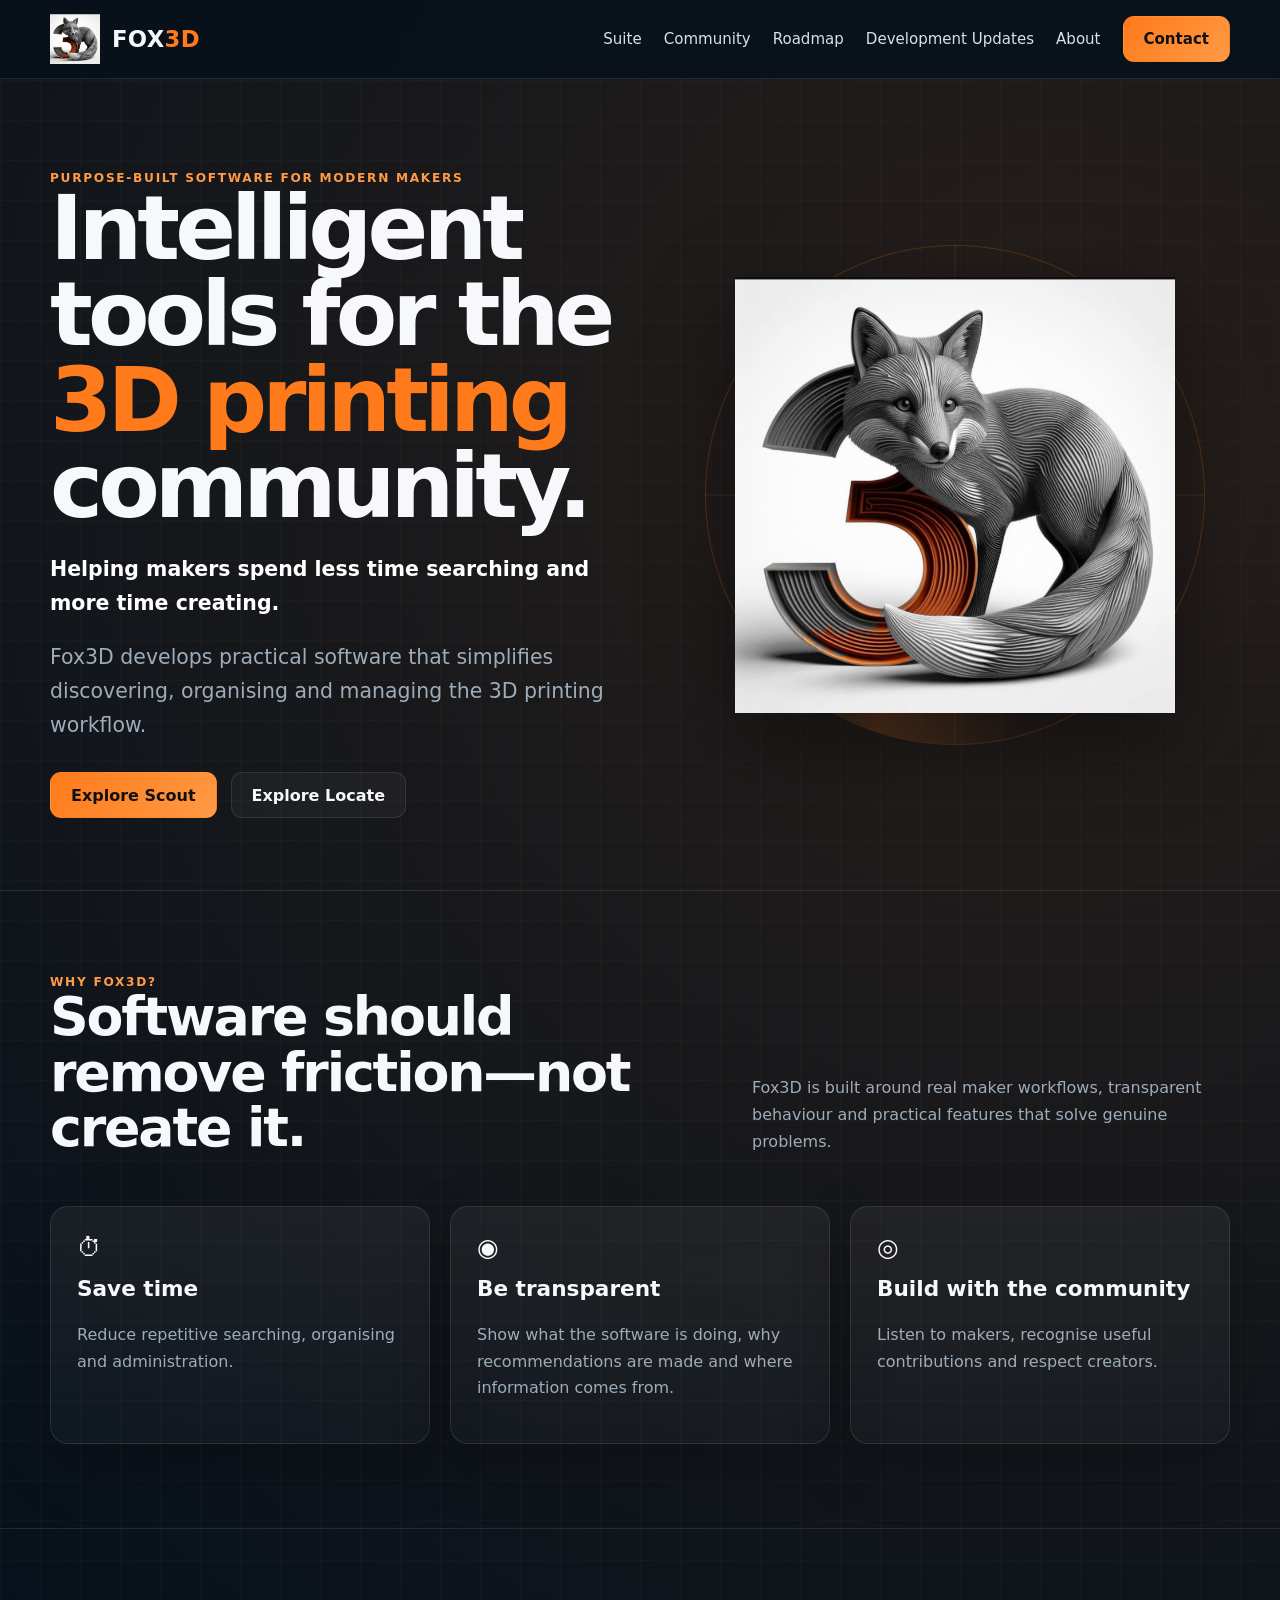
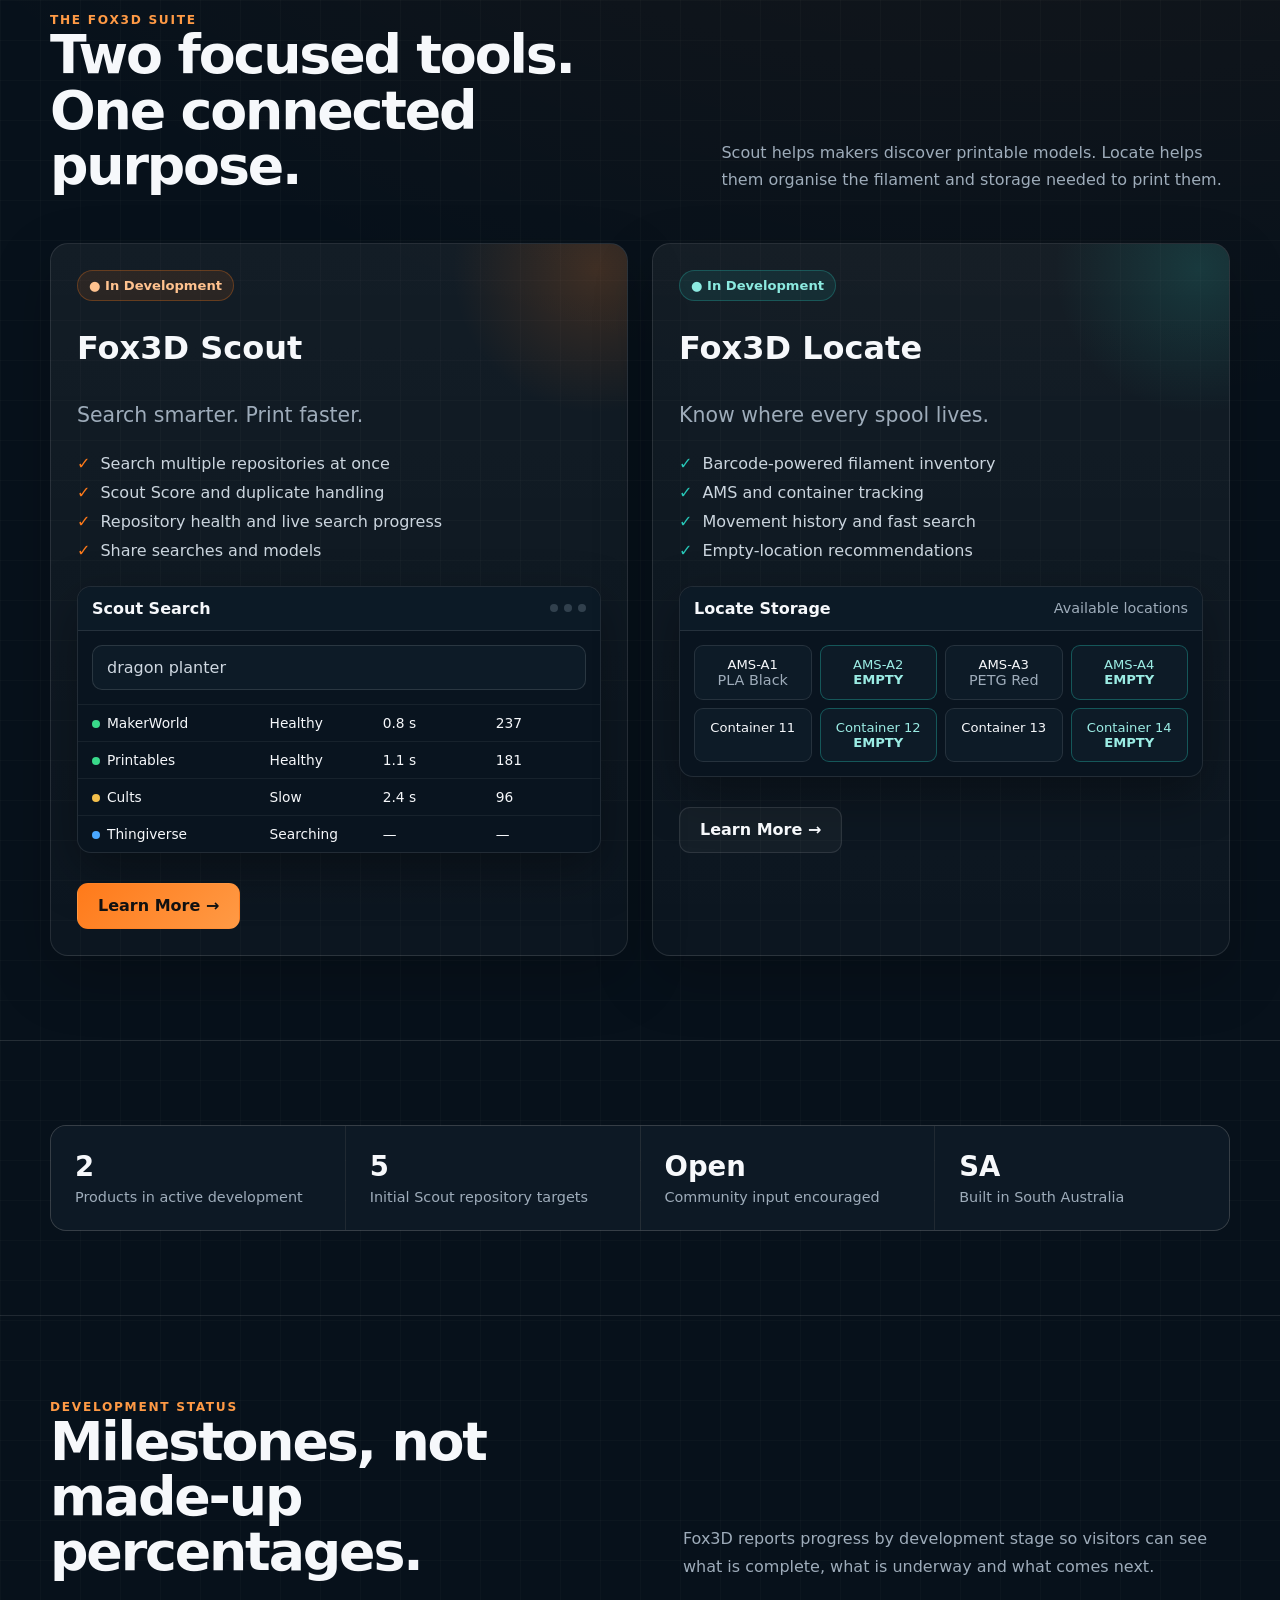
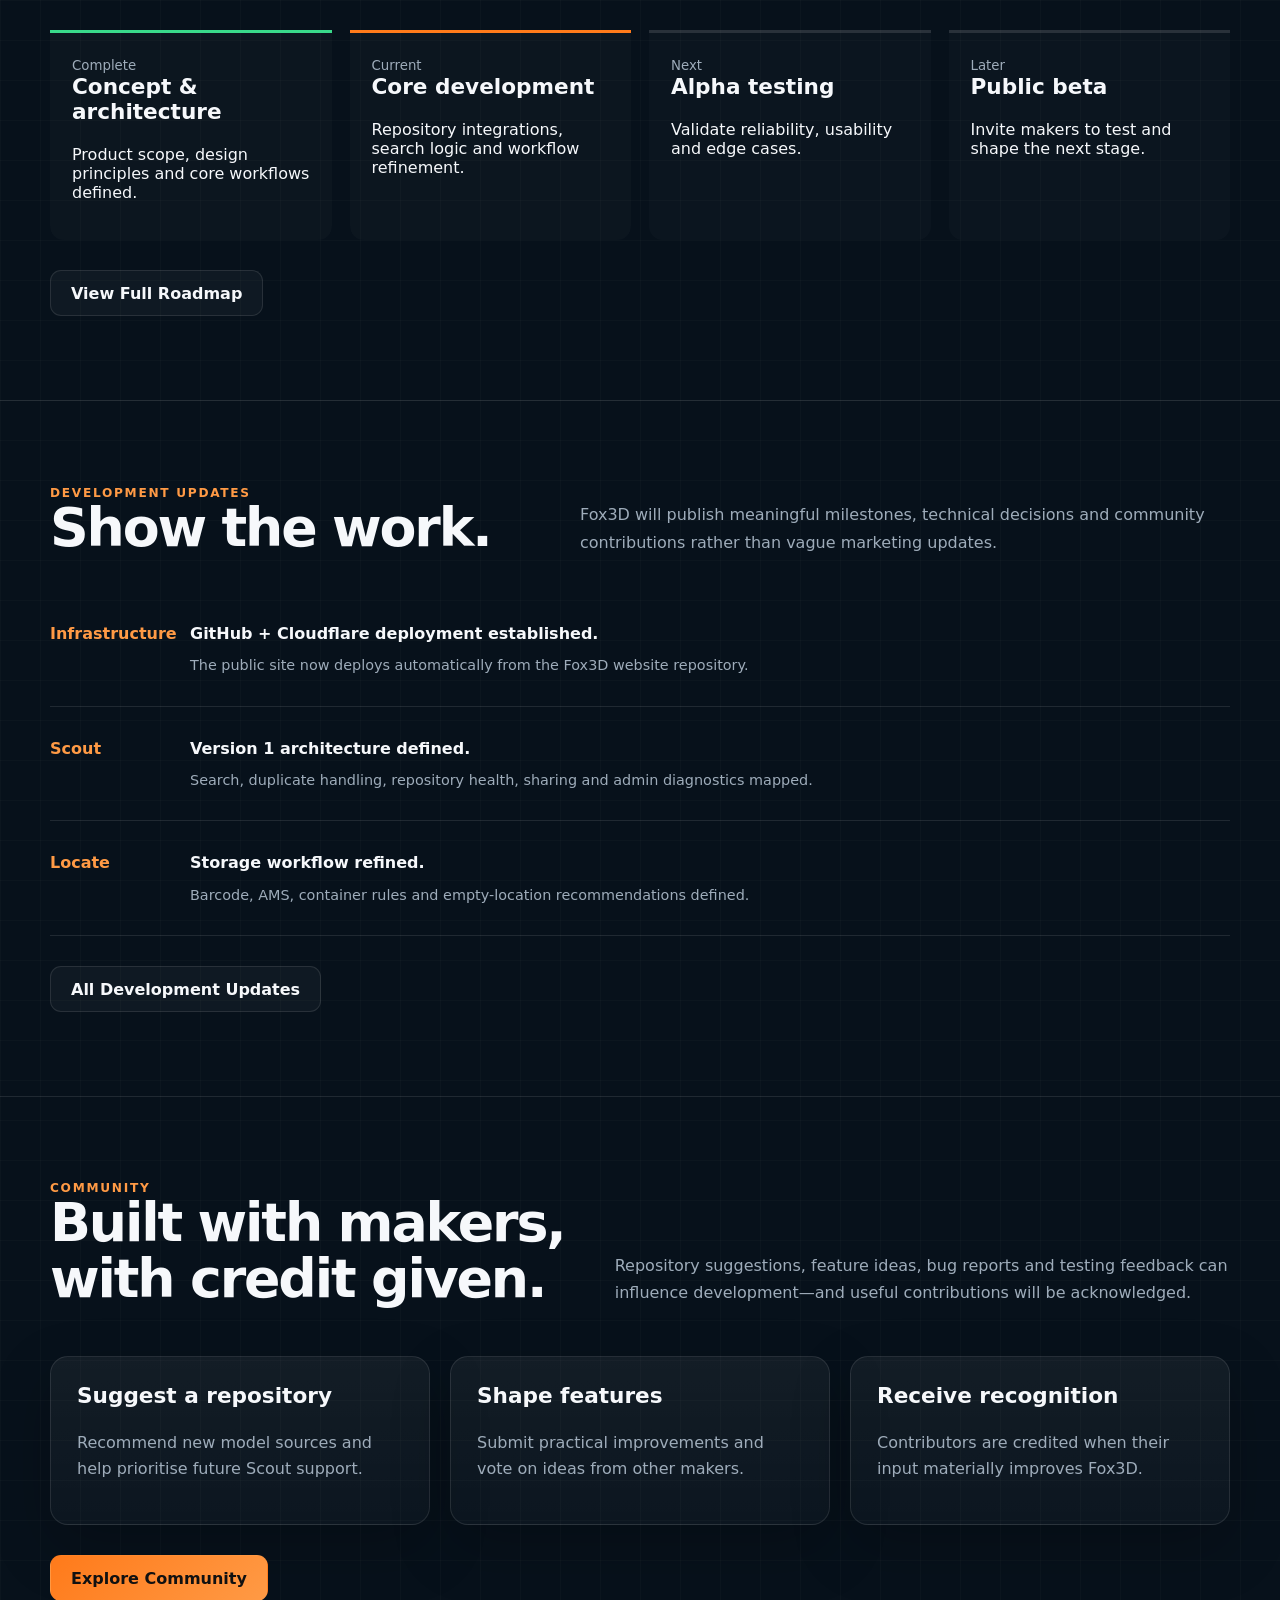
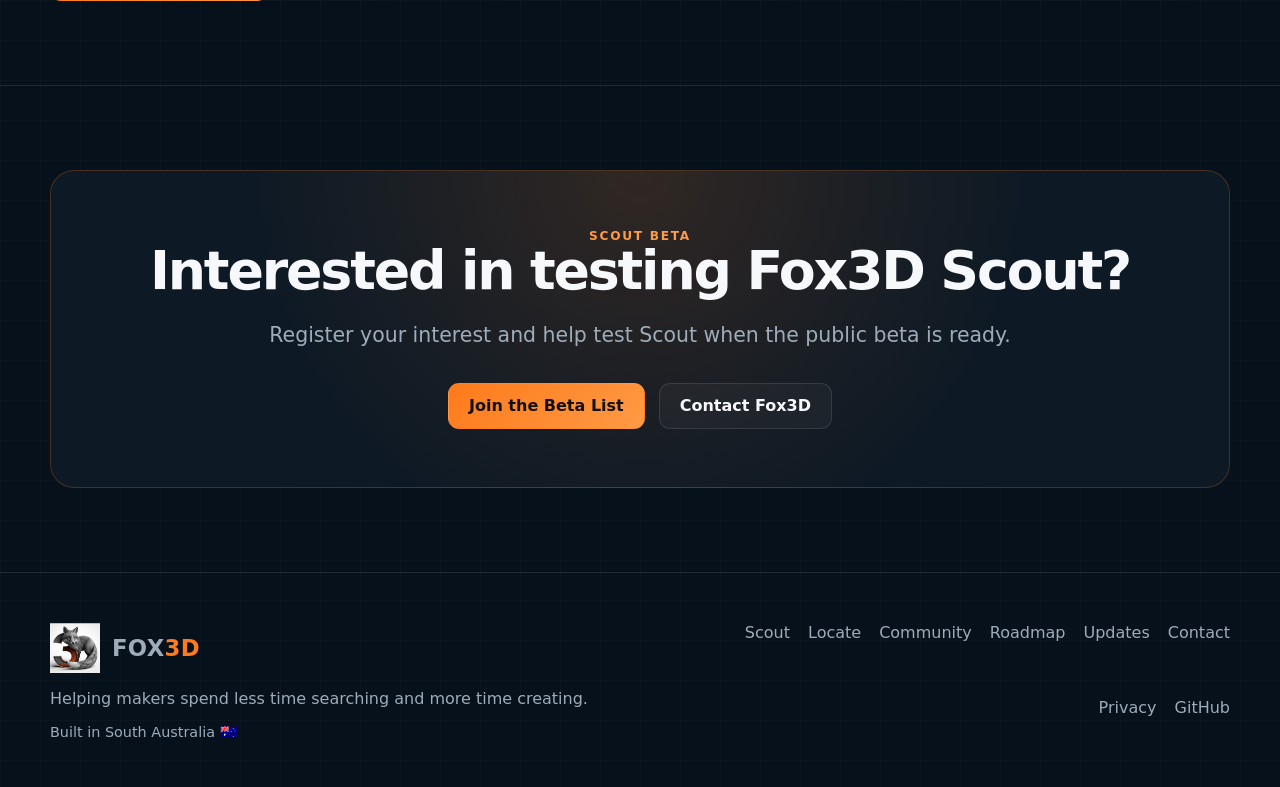
<file: index.html>
<!doctype html><html lang="en"><head><meta charset="utf-8"><meta name="viewport" content="width=device-width,initial-scale=1">
<title>Fox3D — Intelligent tools for the 3D printing community</title><meta name="description" content="Fox3D software for the 3D printing community."><link rel="stylesheet" href="styles.css"></head><body>
<header class="header">
  <div class="container nav">
    <a class="brand" href="index.html"><img src="fox3d-logo.png" alt="Fox3D logo"><span>FOX<span class="orange">3D</span></span></a>
    <button class="menu" aria-label="Open navigation">☰</button>
    <nav class="links">
      <a href="index.html#suite">Suite</a>
      <a href="community.html">Community</a>
      <a href="roadmap.html">Roadmap</a>
      <a href="updates.html">Development Updates</a>
      <a href="about.html">About</a>
      <a class="btn primary" href="contact.html">Contact</a>
    </nav>
  </div>
</header>
<main>
<section class="hero">
  <div class="container hero-grid">
    <div>
      <div class="eyebrow">Purpose-built software for modern makers</div>
      <h1>Intelligent tools for the <span class="orange">3D printing</span> community.</h1>
      <p class="lead"><strong style="color:#fff">Helping makers spend less time searching and more time creating.</strong></p>
      <p class="lead">Fox3D develops practical software that simplifies discovering, organising and managing the 3D printing workflow.</p>
      <div class="hero-actions">
        <a class="btn primary" href="scout.html">Explore Scout</a>
        <a class="btn secondary" href="locate.html">Explore Locate</a>
      </div>
    </div>
    <div class="hero-art"><div class="radar"></div><img src="fox3d-logo.png" alt="Fox3D fox and 3 logo"></div>
  </div>
</section>

<section class="section">
  <div class="container">
    <div class="section-head">
      <div><div class="eyebrow">Why Fox3D?</div><h2>Software should remove friction—not create it.</h2></div>
      <p>Fox3D is built around real maker workflows, transparent behaviour and practical features that solve genuine problems.</p>
    </div>
    <div class="grid3">
      <article class="card"><div class="icon">⏱</div><h3>Save time</h3><p>Reduce repetitive searching, organising and administration.</p></article>
      <article class="card"><div class="icon">◉</div><h3>Be transparent</h3><p>Show what the software is doing, why recommendations are made and where information comes from.</p></article>
      <article class="card"><div class="icon">◎</div><h3>Build with the community</h3><p>Listen to makers, recognise useful contributions and respect creators.</p></article>
    </div>
  </div>
</section>

<section class="section" id="suite">
  <div class="container">
    <div class="section-head">
      <div><div class="eyebrow">The Fox3D Suite</div><h2>Two focused tools. One connected purpose.</h2></div>
      <p>Scout helps makers discover printable models. Locate helps them organise the filament and storage needed to print them.</p>
    </div>
    <div class="grid2">
      <article class="card product-card">
        <span class="badge">● In Development</span>
        <h3 style="font-size:2rem;margin-top:28px">Fox3D Scout</h3>
        <p class="lead">Search smarter. Print faster.</p>
        <ul class="clean"><li>Search multiple repositories at once</li><li>Scout Score and duplicate handling</li><li>Repository health and live search progress</li><li>Share searches and models</li></ul>
        <div class="preview" aria-label="Scout interface concept">
          <div class="preview-top"><strong>Scout Search</strong><div class="preview-dots"><span></span><span></span><span></span></div></div>
          <div class="searchbar">dragon planter</div>
          <div class="repo-row"><span><i class="dot green"></i>MakerWorld</span><span>Healthy</span><span>0.8 s</span><span>237</span></div>
          <div class="repo-row"><span><i class="dot green"></i>Printables</span><span>Healthy</span><span>1.1 s</span><span>181</span></div>
          <div class="repo-row"><span><i class="dot amber"></i>Cults</span><span>Slow</span><span>2.4 s</span><span>96</span></div>
          <div class="repo-row"><span><i class="dot blue"></i>Thingiverse</span><span>Searching</span><span>—</span><span>—</span></div>
        </div>
        <div class="hero-actions"><a class="btn primary" href="scout.html">Learn More →</a></div>
      </article>

      <article class="card product-card locate">
        <span class="badge teal">● In Development</span>
        <h3 style="font-size:2rem;margin-top:28px">Fox3D Locate</h3>
        <p class="lead">Know where every spool lives.</p>
        <ul class="clean"><li>Barcode-powered filament inventory</li><li>AMS and container tracking</li><li>Movement history and fast search</li><li>Empty-location recommendations</li></ul>
        <div class="preview" aria-label="Locate interface concept">
          <div class="preview-top"><strong>Locate Storage</strong><span class="small">Available locations</span></div>
          <div class="locate-grid">
            <div class="bin">AMS-A1<br><span class="small">PLA Black</span></div>
            <div class="bin empty">AMS-A2<br><strong>EMPTY</strong></div>
            <div class="bin">AMS-A3<br><span class="small">PETG Red</span></div>
            <div class="bin empty">AMS-A4<br><strong>EMPTY</strong></div>
            <div class="bin">Container 11</div>
            <div class="bin empty">Container 12<br><strong>EMPTY</strong></div>
            <div class="bin">Container 13</div>
            <div class="bin empty">Container 14<br><strong>EMPTY</strong></div>
          </div>
        </div>
        <div class="hero-actions"><a class="btn secondary" href="locate.html">Learn More →</a></div>
      </article>
    </div>
  </div>
</section>

<section class="section">
  <div class="container">
    <div class="metrics">
      <div class="metric"><strong>2</strong><span>Products in active development</span></div>
      <div class="metric"><strong>5</strong><span>Initial Scout repository targets</span></div>
      <div class="metric"><strong>Open</strong><span>Community input encouraged</span></div>
      <div class="metric"><strong>SA</strong><span>Built in South Australia</span></div>
    </div>
  </div>
</section>

<section class="section">
  <div class="container">
    <div class="section-head">
      <div><div class="eyebrow">Development status</div><h2>Milestones, not made-up percentages.</h2></div>
      <p>Fox3D reports progress by development stage so visitors can see what is complete, what is underway and what comes next.</p>
    </div>
    <div class="milestones">
      <div class="milestone done"><small>Complete</small><h3>Concept & architecture</h3><p>Product scope, design principles and core workflows defined.</p></div>
      <div class="milestone active"><small>Current</small><h3>Core development</h3><p>Repository integrations, search logic and workflow refinement.</p></div>
      <div class="milestone"><small>Next</small><h3>Alpha testing</h3><p>Validate reliability, usability and edge cases.</p></div>
      <div class="milestone"><small>Later</small><h3>Public beta</h3><p>Invite makers to test and shape the next stage.</p></div>
    </div>
    <div class="hero-actions"><a class="btn secondary" href="roadmap.html">View Full Roadmap</a></div>
  </div>
</section>

<section class="section">
  <div class="container">
    <div class="section-head">
      <div><div class="eyebrow">Development updates</div><h2>Show the work.</h2></div>
      <p>Fox3D will publish meaningful milestones, technical decisions and community contributions rather than vague marketing updates.</p>
    </div>
    <div class="activity">
      <div class="activity-item"><div class="activity-date">Infrastructure</div><div><strong>GitHub + Cloudflare deployment established.</strong><p class="small">The public site now deploys automatically from the Fox3D website repository.</p></div></div>
      <div class="activity-item"><div class="activity-date">Scout</div><div><strong>Version 1 architecture defined.</strong><p class="small">Search, duplicate handling, repository health, sharing and admin diagnostics mapped.</p></div></div>
      <div class="activity-item"><div class="activity-date">Locate</div><div><strong>Storage workflow refined.</strong><p class="small">Barcode, AMS, container rules and empty-location recommendations defined.</p></div></div>
    </div>
    <div class="hero-actions"><a class="btn secondary" href="updates.html">All Development Updates</a></div>
  </div>
</section>

<section class="section">
  <div class="container">
    <div class="section-head">
      <div><div class="eyebrow">Community</div><h2>Built with makers, with credit given.</h2></div>
      <p>Repository suggestions, feature ideas, bug reports and testing feedback can influence development—and useful contributions will be acknowledged.</p>
    </div>
    <div class="grid3">
      <article class="card"><h3>Suggest a repository</h3><p>Recommend new model sources and help prioritise future Scout support.</p></article>
      <article class="card"><h3>Shape features</h3><p>Submit practical improvements and vote on ideas from other makers.</p></article>
      <article class="card"><h3>Receive recognition</h3><p>Contributors are credited when their input materially improves Fox3D.</p></article>
    </div>
    <div class="hero-actions"><a class="btn primary" href="community.html">Explore Community</a></div>
  </div>
</section>

<section class="section">
  <div class="container cta">
    <div class="eyebrow">Scout beta</div>
    <h2>Interested in testing Fox3D Scout?</h2>
    <p class="lead" style="margin-inline:auto">Register your interest and help test Scout when the public beta is ready.</p>
    <div class="hero-actions" style="justify-content:center">
      <a class="btn primary" href="mailto:david@fox3d.au?subject=Fox3D%20Scout%20Beta%20Interest">Join the Beta List</a>
      <a class="btn secondary" href="contact.html">Contact Fox3D</a>
    </div>
  </div>
</section>
</main>
<footer class="footer">
  <div class="container footer-grid">
    <div>
      <a class="brand" href="index.html"><img src="fox3d-logo.png" alt=""><span>FOX<span class="orange">3D</span></span></a>
      <p>Helping makers spend less time searching and more time creating.</p>
      <p class="small">Built in South Australia 🇦🇺</p>
    </div>
    <div class="footer-links">
      <a href="scout.html">Scout</a><a href="locate.html">Locate</a><a href="community.html">Community</a>
      <a href="roadmap.html">Roadmap</a><a href="updates.html">Updates</a><a href="contact.html">Contact</a>
      <a href="privacy.html">Privacy</a><a href="https://github.com/fox3d-au" target="_blank" rel="noopener">GitHub</a>
    </div>
  </div>
</footer>
<script src="script.js"></script>
</body></html>
</file>
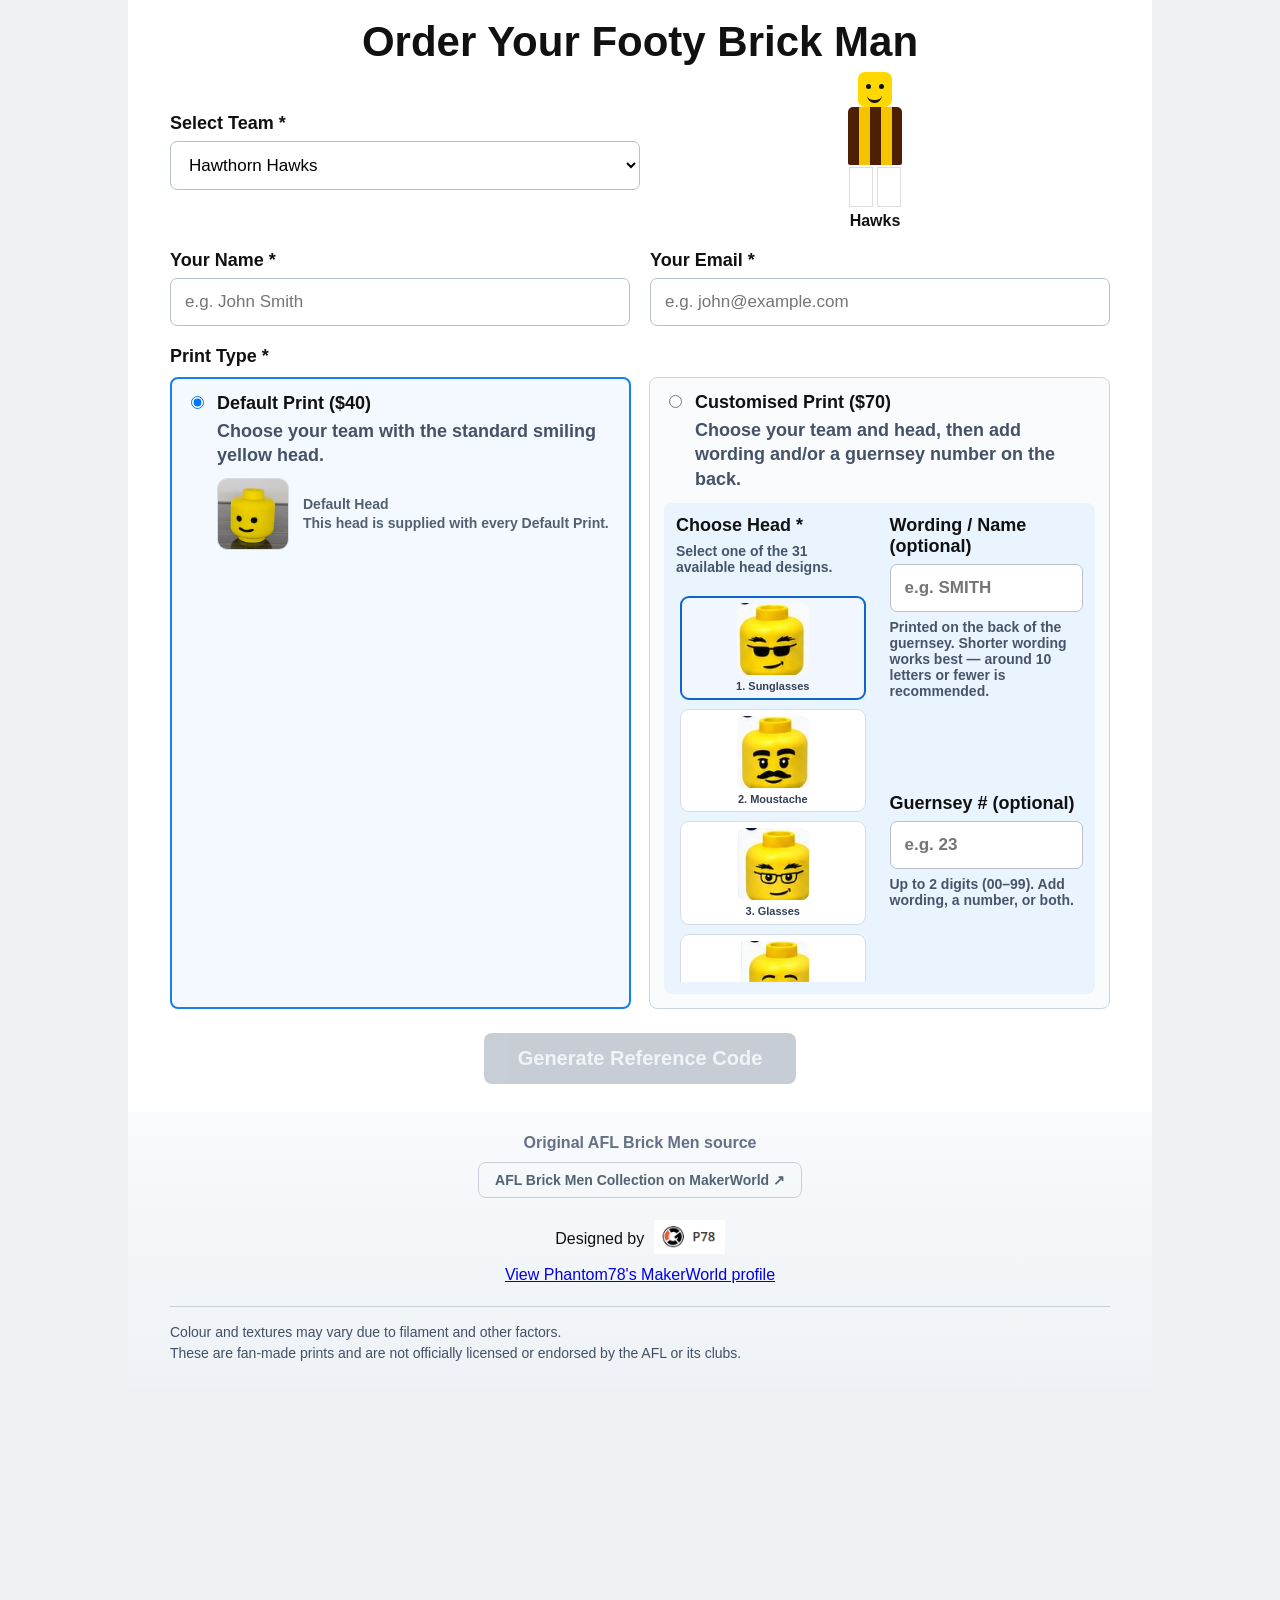
<file: brickmen/index.html>
<!DOCTYPE html>
<html lang="en">
<head>
<meta charset="utf-8">
<meta name="viewport" content="width=device-width,initial-scale=1">
<title>Fox3D.au </title>
<style>
*{box-sizing:border-box}
body{margin:0;background:#eef1f4;color:#111;font-family:Arial,Helvetica,sans-serif}
.hero{width:100%;background:#0b0c0d}
.hero img{display:block;width:100%;max-width:1024px;margin:auto;height:auto}
.shell{max-width:1024px;margin:0 auto;background:#fff}
.order{padding:18px 42px 28px}
h1{text-align:center;font-size:42px;margin:0 0 6px;font-weight:800}
.proceeds{text-align:center;font-size:20px;margin:0 0 30px}
.form-grid{display:grid;grid-template-columns:1fr 1fr;gap:20px}
.field{display:flex;flex-direction:column;gap:7px}
label,.label{font-weight:700;font-size:18px}
input,select{font:inherit;font-size:17px;padding:13px 14px;border:1px solid #b7c0cc;border-radius:7px;background:#fff}
.teamline{grid-column:1/-1;display:grid;grid-template-columns:1fr 1fr;align-items:center}
.preview{text-align:center}
.mini{width:66px;margin:auto}
.head{width:34px;height:35px;background:#ffd800;border-radius:7px;margin:auto;position:relative}
.head:before{content:"";position:absolute;width:5px;height:5px;border-radius:50%;background:#111;left:8px;top:12px;box-shadow:13px 0 0 #111}
.head:after{content:"";position:absolute;left:9px;top:21px;width:15px;height:7px;border-bottom:3px solid #111;border-radius:0 0 15px 15px}
.torso{width:54px;height:58px;margin:0 auto 2px;background:#4d2004;border:1px solid #111;box-sizing:border-box;border-radius:5px 5px 2px 2px;position:relative;overflow:hidden}
.torso:before,.torso:after{content:"";position:absolute;inset:0;pointer-events:none}
.legs{width:52px;height:40px;margin:auto;display:flex;gap:4px}.legs i{flex:1;background:#fff;border:1px solid #ddd}
.preview-name{font-weight:700;margin-top:5px}
.print{grid-column:1/-1}
.options{display:grid;grid-template-columns:1fr 1fr;gap:18px;margin-top:10px}
.option{border:1px solid #cbd4df;border-radius:8px;padding:14px;background:#fafbfd}
.option.selected{border:2px solid #1680e8;background:#f4f9ff}
.optop{display:flex;gap:10px;align-items:flex-start}
.optop input{width:auto;margin-top:3px}
.otitle{font-weight:800;font-size:18px}.odesc{display:block;color:#455166;margin-top:5px;line-height:1.35}
.custom{display:none;background:#eaf4ff;border-radius:8px;padding:12px;margin-top:12px;grid-template-columns:1fr 1fr;gap:16px}
.custom.show{display:grid}.help{font-size:14px;color:#46556a}
.submit{text-align:center;grid-column:1/-1;margin-top:4px}
.button{display:inline-block;background:linear-gradient(90deg,#0c67ca,#1687ef);border:0;color:white;font-weight:800;font-size:20px;border-radius:8px;padding:14px 34px;text-decoration:none;cursor:pointer}
.button:disabled{background:#b8c0ca;color:#eef1f4;cursor:not-allowed;box-shadow:none;opacity:.78}

.submit p{color:#46556a}
.source{text-align:center;background:linear-gradient(#f8fafc,#eef2f6);padding:22px 42px 25px}
.source h3{font-size:16px;font-weight:600;color:#667085;margin:0 0 10px}.collection{min-width:0;max-width:100%;background:none;color:#536274;border:1px solid #c8ced7;font-size:14px;font-weight:600;padding:9px 16px}
.designer{display:flex;align-items:center;justify-content:center;gap:10px;margin:22px 0 8px}
.designer img{height:34px;width:auto}.designer strong{font-size:21px}
.notes{border-top:1px solid #c8ced7;margin-top:22px;padding-top:15px;text-align:left;color:#435063;font-size:14px;line-height:1.5}
#popupOverlay{display:none;position:fixed;inset:0;background:rgba(0,0,0,.72);align-items:center;justify-content:center;padding:20px;z-index:1000}
#popupBox{max-width:480px;background:white;border-radius:12px;padding:25px;text-align:center}
.code{font:900 23px Consolas,monospace;background:#eef2f6;padding:12px;border-radius:7px;margin:12px 0}
.actions{display:flex;gap:9px;flex-wrap:wrap;justify-content:center}.secondary{background:#555}
@media(max-width:700px){
 .order,.source{padding-left:18px;padding-right:18px} h1{font-size:32px}
 .form-grid,.options,.custom{grid-template-columns:1fr}.teamline{grid-template-columns:1fr}
 .collection{min-width:0}.hero img{width:100%}
}

.head-choice-wrap{margin-top:14px}
.default-head-row{display:flex;align-items:center;gap:14px;margin-top:10px}
.default-head-row img{width:72px;height:72px;object-fit:cover;border-radius:10px;border:1px solid #d7dde5}
.default-head-copy{font-size:14px;color:#526071;line-height:1.35}
.face-grid{display:grid;grid-template-columns:repeat(auto-fill,minmax(105px,1fr));gap:9px;margin-top:10px;max-height:390px;overflow:auto;padding:4px}
.face-choice{display:block;border:1px solid #d6dce5;border-radius:9px;padding:6px;background:#fff;cursor:pointer;text-align:center}
.face-choice input{position:absolute;opacity:0;pointer-events:none}
.face-choice img{width:72px;height:72px;object-fit:cover;border-radius:7px;display:block;margin:0 auto 5px}
.face-choice span{display:block;font-size:11px;line-height:1.15;color:#344054}
.face-choice:has(input:checked){border:2px solid #0c67ca;padding:5px;background:#f2f7ff}
.custom-note{font-size:12px;color:#667085;margin-top:5px}


/* Customised print two-column layout */
#customFields{
  display:grid;
  grid-template-columns:minmax(0,1fr) minmax(0,1fr);
  gap:20px;
  align-items:start;
}
#customFields .head-choice-wrap{
  grid-column:1;
  grid-row:1 / span 2;
  margin-top:0;
}
#customFields .wording-field{
  grid-column:2;
  grid-row:1;
}
#customFields .number-field{
  grid-column:2;
  grid-row:2;
}
@media(max-width:650px){
  #customFields{grid-template-columns:1fr}
  #customFields .head-choice-wrap,
  #customFields .wording-field,
  #customFields .number-field{
    grid-column:1;
    grid-row:auto;
  }
}

</style>
</head>
<body>


<main class="shell">
<section class="order">
<h1>Order Your Footy Brick Man</h1>
<form id="donationForm">
<div class="form-grid">
  <div class="teamline">
    <div class="field">
      <label for="teamSelect">Select Team *</label>
      <select id="teamSelect" required></select>
    </div>
    <div class="preview">
      <div class="mini"><div class="head"></div><div id="torso" class="torso"></div><div class="legs"><i></i><i></i></div></div>
      <div id="previewName" class="preview-name"></div>
    </div>
  </div>

  <div class="field"><label for="donorName">Your Name *</label><input id="donorName" type="text" required placeholder="e.g. John Smith"></div>
  <div class="field"><label for="donorEmail">Your Email *</label><input id="donorEmail" type="email" required placeholder="e.g. john@example.com"></div>

  <div class="print">
    <div class="label">Print Type *</div>
    <div class="options">
      <label id="defaultOption" class="option selected">
        <span class="optop"><input type="radio" name="giftType" value="40" checked>
          <span><span class="otitle">Default Print ($40)</span><span class="odesc">Choose your team with the standard smiling yellow head.</span>
    <span class="default-head-row"><img src="[data-uri]" alt="Default smiling yellow head"><span class="default-head-copy"><strong>Default Head</strong><br>This head is supplied with every Default Print.</span></span></span>
        </span>
      </label>
      <label id="customOption" class="option">
        <span class="optop"><input type="radio" name="giftType" value="70">
          <span><span class="otitle">Customised Print ($70)</span><span class="odesc">Choose your team and head, then add wording and/or a guernsey number on the back.</span></span>
        </span>
        <span id="customFields" class="custom">
          <span class="field head-choice-wrap"><label>Choose Head *</label>
            <span class="help">Select one of the 31 available head designs.</span>
            <span class="face-grid"><label class="face-choice"><input type="radio" name="headChoice" value="Sunglasses" checked><img src="[data-uri]" alt="Sunglasses"><span>1. Sunglasses</span></label><label class="face-choice"><input type="radio" name="headChoice" value="Moustache"><img src="[data-uri]" alt="Moustache"><span>2. Moustache</span></label><label class="face-choice"><input type="radio" name="headChoice" value="Glasses"><img src="[data-uri]" alt="Glasses"><span>3. Glasses</span></label><label class="face-choice"><input type="radio" name="headChoice" value="Licking Lips"><img src="[data-uri]" alt="Licking Lips"><span>4. Licking Lips</span></label><label class="face-choice"><input type="radio" name="headChoice" value="Serious / Eyebrow"><img src="[data-uri]" alt="Serious / Eyebrow"><span>5. Serious / Eyebrow</span></label><label class="face-choice"><input type="radio" name="headChoice" value="Sad with Tear"><img src="[data-uri]" alt="Sad with Tear"><span>6. Sad with Tear</span></label><label class="face-choice"><input type="radio" name="headChoice" value="Crying"><img src="[data-uri]" alt="Crying"><span>7. Crying</span></label><label class="face-choice"><input type="radio" name="headChoice" value="Female"><img src="[data-uri]" alt="Female"><span>8. Female</span></label><label class="face-choice"><input type="radio" name="headChoice" value="Scared"><img src="[data-uri]" alt="Scared"><span>9. Scared</span></label><label class="face-choice"><input type="radio" name="headChoice" value="Stubble Smile"><img src="[data-uri]" alt="Stubble Smile"><span>10. Stubble Smile</span></label><label class="face-choice"><input type="radio" name="headChoice" value="Shocked"><img src="[data-uri]" alt="Shocked"><span>11. Shocked</span></label><label class="face-choice"><input type="radio" name="headChoice" value="Sunglasses & Moustache"><img src="[data-uri]" alt="Sunglasses & Moustache"><span>12. Sunglasses & Moustache</span></label><label class="face-choice"><input type="radio" name="headChoice" value="Sports Face"><img src="[data-uri]" alt="Sports Face"><span>13. Sports Face</span></label><label class="face-choice"><input type="radio" name="headChoice" value="Freckles"><img src="[data-uri]" alt="Freckles"><span>14. Freckles</span></label><label class="face-choice"><input type="radio" name="headChoice" value="Angry Smile"><img src="[data-uri]" alt="Angry Smile"><span>15. Angry Smile</span></label><label class="face-choice"><input type="radio" name="headChoice" value="Thick Eyebrows & Moustache"><img src="[data-uri]" alt="Thick Eyebrows & Moustache"><span>16. Thick Eyebrows & Moustache</span></label><label class="face-choice"><input type="radio" name="headChoice" value="Beard"><img src="[data-uri]" alt="Beard"><span>17. Beard</span></label><label class="face-choice"><input type="radio" name="headChoice" value="Moustache (Straight)"><img src="[data-uri]" alt="Moustache (Straight)"><span>18. Moustache (Straight)</span></label><label class="face-choice"><input type="radio" name="headChoice" value="Teeth Showing"><img src="[data-uri]" alt="Teeth Showing"><span>19. Teeth Showing</span></label><label class="face-choice"><input type="radio" name="headChoice" value="Heart Eyes"><img src="[data-uri]" alt="Heart Eyes"><span>20. Heart Eyes</span></label><label class="face-choice"><input type="radio" name="headChoice" value="Happy"><img src="[data-uri]" alt="Happy"><span>21. Happy</span></label><label class="face-choice"><input type="radio" name="headChoice" value="Scratched / Scarred"><img src="[data-uri]" alt="Scratched / Scarred"><span>22. Scratched / Scarred</span></label><label class="face-choice"><input type="radio" name="headChoice" value="Face Paint"><img src="[data-uri]" alt="Face Paint"><span>23. Face Paint</span></label><label class="face-choice"><input type="radio" name="headChoice" value="Angry"><img src="[data-uri]" alt="Angry"><span>24. Angry</span></label><label class="face-choice"><input type="radio" name="headChoice" value="Not Happy"><img src="[data-uri]" alt="Not Happy"><span>25. Not Happy</span></label><label class="face-choice"><input type="radio" name="headChoice" value="Cool"><img src="[data-uri]" alt="Cool"><span>26. Cool</span></label><label class="face-choice"><input type="radio" name="headChoice" value="Female (Lashes)"><img src="[data-uri]" alt="Female (Lashes)"><span>27. Female (Lashes)</span></label><label class="face-choice"><input type="radio" name="headChoice" value="Moustache (Thick)"><img src="[data-uri]" alt="Moustache (Thick)"><span>28. Moustache (Thick)</span></label><label class="face-choice"><input type="radio" name="headChoice" value="Broken Tooth Sad"><img src="[data-uri]" alt="Broken Tooth Sad"><span>29. Broken Tooth Sad</span></label><label class="face-choice"><input type="radio" name="headChoice" value="Broken Tooth Smile"><img src="[data-uri]" alt="Broken Tooth Smile"><span>30. Broken Tooth Smile</span></label><label class="face-choice"><input type="radio" name="headChoice" value="Broken Tooth Sad 2"><img src="[data-uri]" alt="Broken Tooth Sad 2"><span>31. Broken Tooth Sad 2</span></label></span>
          </span>
          <span class="field wording-field"><label for="customName">Wording / Name (optional)</label><input id="customName" maxlength="40" placeholder="e.g. SMITH"><span class="help">Printed on the back of the guernsey. Shorter wording works best — around 10 letters or fewer is recommended.</span></span>
          <span class="field number-field"><label for="guernseyNumber">Guernsey # (optional)</label><input id="guernseyNumber" inputmode="numeric" maxlength="2" placeholder="e.g. 23"><span class="help">Up to 2 digits (00–99). Add wording, a number, or both.</span></span>
        </span>
      </label>
    </div>
  </div>

  <div class="submit">
    <button id="generateBtn" class="button" type="submit" disabled>Generate Reference Code</button>
  </div>
</div>
</form>
</section>

<section class="source">
  <h3>Original AFL Brick Men source</h3>
  <a class="button collection" href="https://makerworld.com/en/collections/2487073-afl-brick-men" target="_blank" rel="noopener noreferrer">AFL Brick Men Collection on MakerWorld ↗</a>
  <div class="designer"><span>Designed by</span><a href="https://makerworld.com/en/@Phantom78" target="_blank" rel="noopener noreferrer"><img src="[data-uri]" alt="P78"></a></div>
  <a href="https://makerworld.com/en/@Phantom78" target="_blank" rel="noopener noreferrer">View Phantom78's MakerWorld profile</a>
  <div class="notes">
    <div>Colour and textures may vary due to filament and other factors.</div>
    <div>These are fan-made prints and are not officially licensed or endorsed by the AFL or its clubs.</div>
    
  </div>
</section>
</main>

<div id="popupOverlay">
<div id="popupBox">
  <h2>Thank you — next step</h2>
  <p id="popupSummary"></p>
  <div id="popupCode" class="code"></div>
  <p><strong>Copy this code and use it as your reference when you donate directly to .</strong></p>
  <div class="actions">
    <button id="copyBtn" class="button" type="button">Copy Code</button>
    <a class="button" href="https://au..com/donate/details?memberId=5242133#amount" target="_blank" rel="noopener noreferrer">Go to Donation Page</a>
    <button id="closeBtn" class="button secondary" type="button">Close</button>
  </div>
</div>
</div>

<script>
const APPS_SCRIPT_URL="https://script.google.com/macros/s/AKfycbwaQ9g87x0-8d7Rbz3cYv0qyeWXQZ9Mp269tkjS1x8Kg5ml7JrRCeD_m_Y-Ifm2s25Q_A/exec";

const TEAMS={
"Adelaide Crows":{pattern:"sixbands",base:"#002B5C",c1:"#E4002B",c2:"#F9B612",legs:"#FFFFFF"},
"Brisbane Lions":{pattern:"yoke",base:"#7A263A",c1:"#0055A5",c2:"#FFD100",legs:"#FFFFFF"},
"Carlton Blues":{pattern:"plain",base:"#071D49",legs:"#FFFFFF"},
"Collingwood Magpies":{boxed:true,pattern:"stripes",base:"#111111",c1:"#FFFFFF",legs:"#FFFFFF"},
"Essendon Bombers":{pattern:"sash",base:"#111111",c1:"#CC2031",legs:"#FFFFFF"},
"Fremantle Dockers":{pattern:"vshape",base:"#2A0D54",c1:"#FFFFFF",legs:"#FFFFFF"},
"Geelong Cats":{boxed:true,pattern:"hoops",base:"#FFFFFF",c1:"#002B5C",legs:"#FFFFFF"},
"Gold Coast Suns":{pattern:"yoke",base:"#E31B23",c1:"#FFCD00",legs:"#FFFFFF"},
"Greater Western Sydney Giants":{pattern:"sidepanel",base:"#F15A22",c1:"#4A4A4A",legs:"#FFFFFF"},
"Hawthorn Hawks":{pattern:"stripes",base:"#4D2004",c1:"#F5C400",legs:"#FFFFFF"},
"Melbourne Demons":{pattern:"yoke",base:"#071D49",c1:"#C8102E",legs:"#FFFFFF"},
"North Melbourne Kangaroos":{boxed:true,pattern:"stripes",base:"#0055A5",c1:"#FFFFFF",legs:"#FFFFFF"},
"Port Adelaide Power":{pattern:"doublev",base:"#111111",c1:"#00A1B0",c2:"#FFFFFF",legs:"#FFFFFF"},
"Richmond Tigers":{pattern:"sash",base:"#111111",c1:"#FFD200",legs:"#FFFFFF"},
"St Kilda Saints":{boxed:true,pattern:"panels",base:"#ED1B2F",c1:"#FFFFFF",c2:"#111111",legs:"#FFFFFF"},
"Sydney Swans":{boxed:true,pattern:"horizontalhalves",base:"#FFFFFF",c1:"#E31B23",legs:"#FFFFFF"},
"West Coast Eagles":{pattern:"yoke",base:"#003087",c1:"#F2C500",legs:"#FFFFFF"},
"Western Bulldogs":{boxed:true,pattern:"doublehoop",base:"#0057B8",c1:"#FFFFFF",c2:"#E31B23",legs:"#FFFFFF"}};

function displayName(n){const p=n.trim().split(/\s+/);return p.length<=1?n:p.slice(0,-1).join(" ")}
const sel=document.getElementById("teamSelect");
Object.keys(TEAMS).forEach(t=>{const o=document.createElement("option");o.value=t;o.textContent=t;sel.appendChild(o)});
sel.value="Hawthorn Hawks";

const TEAM_LABELS={"Adelaide Crows": "Crows", "Brisbane Lions": "Lions", "Carlton Blues": "Blues", "Collingwood Magpies": "Magpies", "Essendon Bombers": "Bombers", "Fremantle Dockers": "Dockers", "Geelong Cats": "Cats", "Gold Coast Suns": "Suns", "Greater Western Sydney Giants": "Giants", "Hawthorn Hawks": "Hawks", "Melbourne Demons": "Demons", "North Melbourne Kangaroos": "Kangaroos", "Port Adelaide Power": "Power", "Richmond Tigers": "Tigers", "St Kilda Saints": "Saints", "Sydney Swans": "Swans", "West Coast Eagles": "Eagles", "Western Bulldogs": "Bulldogs"};
function preview(){
 const d=TEAMS[sel.value],t=document.getElementById("torso");
 let bg=d.base;
 if(d.pattern==="stripes"){
   bg=`repeating-linear-gradient(90deg,${d.base} 0 11px,${d.c1} 11px 22px)`;
 }else if(d.pattern==="sash"){
   bg=`linear-gradient(135deg,${d.base} 0 38%,${d.c1} 39% 59%,${d.base} 60%)`;
 }else if(d.pattern==="hoops"){
   bg=`repeating-linear-gradient(0deg,${d.base} 0 12px,${d.c1} 12px 22px)`;
 }else if(d.pattern==="sixbands"){
   bg=`linear-gradient(180deg,${d.c1} 0 16.666%,${d.c2} 16.666% 33.333%,${d.base} 33.333% 50%,${d.c1} 50% 66.666%,${d.c2} 66.666% 83.333%,${d.base} 83.333% 100%)`;
 }else if(d.pattern==="doublehoop"){
   bg=`linear-gradient(0deg,${d.base} 0 27%,${d.c2} 27% 39%,${d.c1} 39% 54%,${d.base} 54% 100%)`;
 }else if(d.pattern==="yoke"){
   bg=`linear-gradient(180deg,${d.c1} 0 28%,${d.base} 28% 100%)`;
 }else if(d.pattern==="horizontalhalves"){
   bg=`linear-gradient(180deg,${d.c1} 0 50%,${d.base} 50% 100%)`;
 }else if(d.pattern==="panels"){
   bg=`linear-gradient(90deg,${d.base} 0 33.33%,${d.c1} 33.33% 66.66%,${d.c2} 66.66% 100%)`;
 }else if(d.pattern==="sidepanel"){
   bg=`linear-gradient(90deg,${d.c1} 0 17%,${d.base} 17% 83%,${d.c1} 83% 100%)`;
 }else if(d.pattern==="vshape"){
   const svg=`<svg xmlns="http://www.w3.org/2000/svg" viewBox="0 0 54 58"><path d="M0 2 L27 29 L54 2" fill="none" stroke="${d.c1}" stroke-width="7" stroke-linejoin="miter"/></svg>`;
   bg=`url("data:image/svg+xml,${encodeURIComponent(svg)}") center/100% 100% no-repeat,${d.base}`;
 }else if(d.pattern==="doublev"){
   const svg=`<svg xmlns="http://www.w3.org/2000/svg" viewBox="0 0 54 58"><path d="M0 2 L27 29 L54 2" fill="none" stroke="${d.c2}" stroke-width="6"/><path d="M0 10 L27 37 L54 10" fill="none" stroke="${d.c1}" stroke-width="7"/></svg>`;
   bg=`url("data:image/svg+xml,${encodeURIComponent(svg)}") center/100% 100% no-repeat,${d.base}`;
 }
 t.style.background=bg;
 t.style.border=d.boxed ? "1px solid #111" : "none";
 document.querySelectorAll(".legs i").forEach(l=>l.style.background=d.legs);
 document.getElementById("previewName").textContent=TEAM_LABELS[sel.value];
}
sel.onchange=preview;preview();

document.addEventListener("change",e=>{
 if(e.target?.name==="giftType"){
  const c=e.target.value==="70";
  document.getElementById("customFields").classList.toggle("show",c);
  document.getElementById("defaultOption").classList.toggle("selected",!c);
  document.getElementById("customOption").classList.toggle("selected",c);
  if(!c){document.getElementById("customName").value="";document.getElementById("guernseyNumber").value=""} updateGenerateButton();
 }
});
document.getElementById("guernseyNumber").oninput=e=>e.target.value=e.target.value.replace(/\D/g,"").slice(0,2);

const generateBtn=document.getElementById("generateBtn");
function updateGenerateButton(){
 const gift=document.querySelector('input[name="giftType"]:checked');
 const customised=gift?.value==="70";
 const name=document.getElementById("donorName").value.trim();
 const email=document.getElementById("donorEmail");
 const customName=document.getElementById("customName").value.trim();
 const guernsey=document.getElementById("guernseyNumber").value.trim();
 const headChoice=document.querySelector('input[name="headChoice"]:checked');
 const hasCustomisation=!!customName || !!guernsey;
 const ready=!!sel.value && !!gift && !!name && email.value.trim()!=="" && email.checkValidity() && (!customised || (!!headChoice && hasCustomisation));
 generateBtn.disabled=!ready;
}
["donorName","donorEmail","customName","guernseyNumber"].forEach(id=>{
 document.getElementById(id).addEventListener("input",updateGenerateButton);
});
sel.addEventListener("change",updateGenerateButton);
document.querySelectorAll('input[name="giftType"],input[name="headChoice"]').forEach(el=>el.addEventListener("change",updateGenerateButton));
updateGenerateButton();

function generateCode(){
 const d=new Date(),h=Math.floor(Math.random()*0xffff).toString(16).padStart(4,"0").toUpperCase();
 return `SLY-${d.getFullYear().toString().slice(-2)}${String(d.getMonth()+1).padStart(2,"0")}${String(d.getDate()).padStart(2,"0")}-${h}`;
}
document.getElementById("donationForm").onsubmit=async e=>{
 e.preventDefault();
 const amount=document.querySelector('input[name="giftType"]:checked').value,c=amount==="70";
 const name=document.getElementById("donorName").value.trim(),email=document.getElementById("donorEmail").value.trim();
 const team=displayName(sel.value),custom=c?document.getElementById("customName").value.trim():"",guernsey=c?document.getElementById("guernseyNumber").value.trim():"",head=c?document.querySelector('input[name="headChoice"]:checked').value:"Default Smile",code=generateCode();
 const customRecord=c?`Head: ${head}${custom?` | Wording: ${custom}`:""}`:"Default Smile";
 const params={Name:name,Team:team,Email:email,Customisation:customRecord,Guernsey:guernsey,Code:code};
 try{
  const r=await fetch(APPS_SCRIPT_URL+"?"+new URLSearchParams(params),{cache:"no-store"});
  const txt=await r.text(); if(!r.ok||!txt.startsWith("OK"))throw new Error(txt);
 }catch(err){console.error(err);alert("Your order details could not be recorded. Please try again.");return}
 document.getElementById("popupSummary").innerHTML=`You selected the <strong>${c?"Customised":"Default"} Print ($${amount})</strong> for <strong>${team}</strong>${c?` with the <strong>${head}</strong> head`:" with the <strong>Default Smile</strong> head"}.`;
 document.getElementById("popupCode").textContent=code;
 document.getElementById("popupOverlay").style.display="flex";
 document.getElementById("copyBtn").onclick=()=>navigator.clipboard.writeText(code).then(()=>alert("Code copied!"));
};
document.getElementById("closeBtn").onclick=()=>document.getElementById("popupOverlay").style.display="none";
</script>
</body>
</html>
</file>
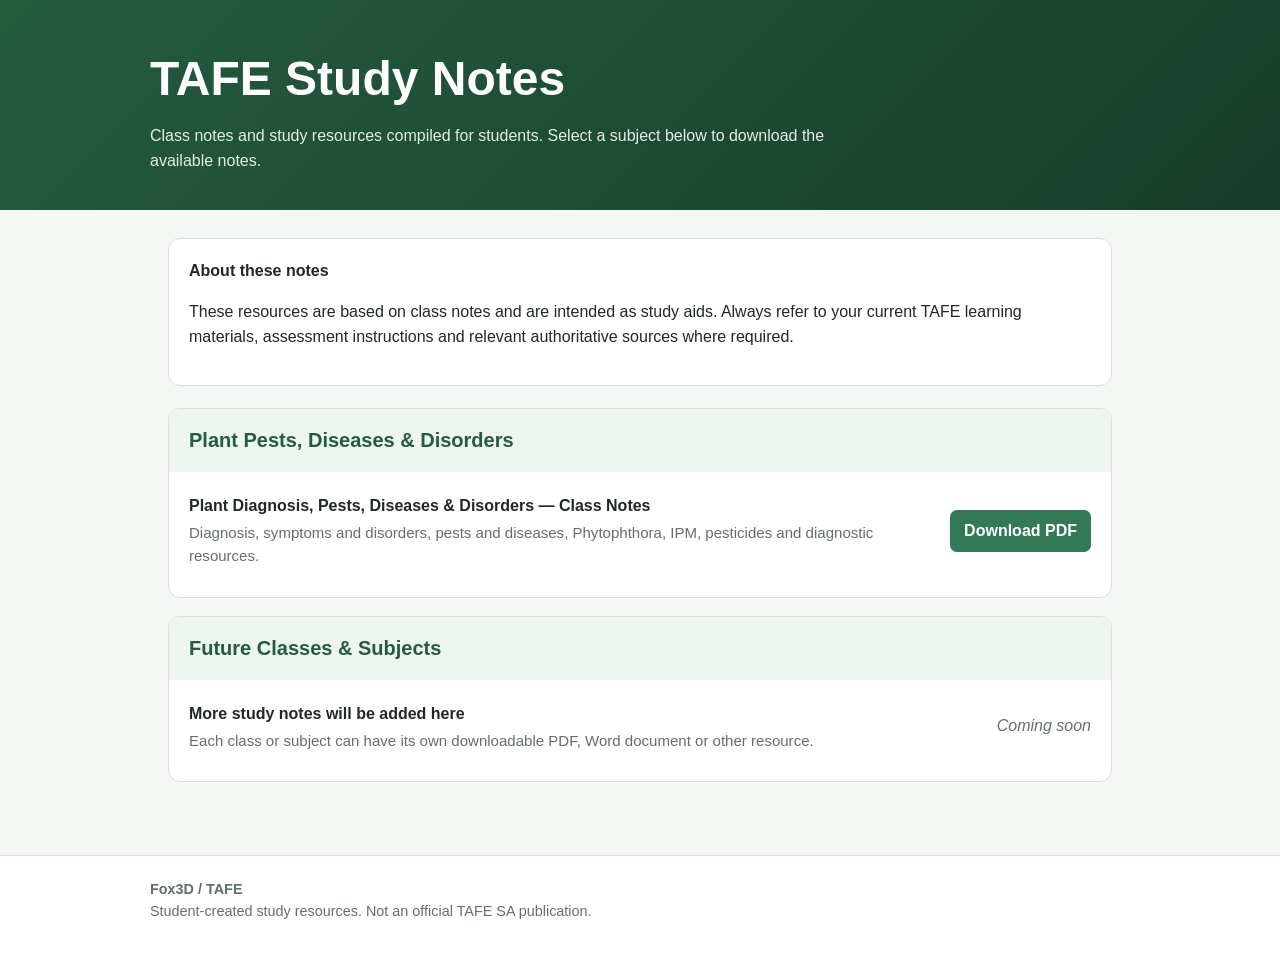
<file: TAFE/index.html>
<!DOCTYPE html>
<html lang="en-AU">
<head>
  <meta charset="UTF-8">
  <meta name="viewport" content="width=device-width, initial-scale=1.0">
  <meta name="description" content="Fox3D TAFE student notes and downloadable study resources.">
  <title>TAFE Study Notes | Fox3D</title>
  <style>
    :root {
      --green: #245c40;
      --green2: #337957;
      --pale: #eef5f0;
      --bg: #f5f7f5;
      --text: #202923;
      --muted: #637068;
      --line: #d9e2dc;
      --white: #fff;
    }
    * { box-sizing: border-box; }
    body {
      margin: 0;
      font-family: Arial, Helvetica, sans-serif;
      color: var(--text);
      background: var(--bg);
      line-height: 1.55;
    }
    header {
      background: linear-gradient(135deg, var(--green), #183c2b);
      color: white;
      padding: 42px 20px 36px;
    }
    .wrap { max-width: 980px; margin: 0 auto; }
    h1 { margin: 0 0 8px; font-size: clamp(2rem, 6vw, 3rem); }
    header p { margin: 0; max-width: 720px; color: #e4eee8; }
    main { padding: 28px 18px 55px; }
    .intro {
      background: var(--white);
      border: 1px solid var(--line);
      border-radius: 12px;
      padding: 20px;
      margin-bottom: 22px;
    }
    .subject {
      background: var(--white);
      border: 1px solid var(--line);
      border-radius: 12px;
      margin: 0 0 18px;
      overflow: hidden;
    }
    .subject h2 {
      margin: 0;
      padding: 16px 20px;
      background: var(--pale);
      color: var(--green);
      font-size: 1.25rem;
    }
    .downloads { padding: 8px 20px 15px; }
    .file {
      display: flex;
      gap: 18px;
      justify-content: space-between;
      align-items: center;
      padding: 14px 0;
      border-bottom: 1px solid var(--line);
    }
    .file:last-child { border-bottom: 0; }
    .file-info { min-width: 0; }
    .file-title { font-weight: 700; margin-bottom: 2px; }
    .file-desc { color: var(--muted); font-size: .94rem; }
    .download {
      display: inline-block;
      flex: 0 0 auto;
      background: var(--green2);
      color: white;
      text-decoration: none;
      font-weight: 700;
      padding: 9px 14px;
      border-radius: 7px;
    }
    .download:hover, .download:focus { background: var(--green); }
    .coming { color: var(--muted); font-style: italic; }
    footer {
      border-top: 1px solid var(--line);
      padding: 22px 18px 35px;
      color: var(--muted);
      font-size: .9rem;
      background: white;
    }
    @media (max-width: 620px) {
      header { padding-top: 30px; }
      .file { align-items: flex-start; flex-direction: column; gap: 10px; }
      .download { width: 100%; text-align: center; }
    }
  </style>
</head>
<body>
<header>
  <div class="wrap">
    <h1>TAFE Study Notes</h1>
    <p>Class notes and study resources compiled for students. Select a subject below to download the available notes.</p>
  </div>
</header>

<main class="wrap">
  <div class="intro">
    <strong>About these notes</strong>
    <p>These resources are based on class notes and are intended as study aids. Always refer to your current TAFE learning materials, assessment instructions and relevant authoritative sources where required.</p>
  </div>

  <section class="subject">
    <h2>Plant Pests, Diseases &amp; Disorders</h2>
    <div class="downloads">
      <div class="file">
        <div class="file-info">
          <div class="file-title">Plant Diagnosis, Pests, Diseases &amp; Disorders — Class Notes</div>
          <div class="file-desc">Diagnosis, symptoms and disorders, pests and diseases, Phytophthora, IPM, pesticides and diagnostic resources.</div>
        </div>
        <!-- Change the filename below if the downloadable notes use a different name. -->
        <a class="download" href="downloads/plant-pests-diseases-disorders-notes.pdf" download>Download PDF</a>
      </div>
    </div>
  </section>

  <section class="subject">
    <h2>Future Classes &amp; Subjects</h2>
    <div class="downloads">
      <div class="file">
        <div class="file-info">
          <div class="file-title">More study notes will be added here</div>
          <div class="file-desc">Each class or subject can have its own downloadable PDF, Word document or other resource.</div>
        </div>
        <span class="coming">Coming soon</span>
      </div>
    </div>
  </section>
</main>

<footer>
  <div class="wrap">
    <strong>Fox3D / TAFE</strong><br>
    Student-created study resources. Not an official TAFE SA publication.
  </div>
</footer>
</body>
</html>
</file>
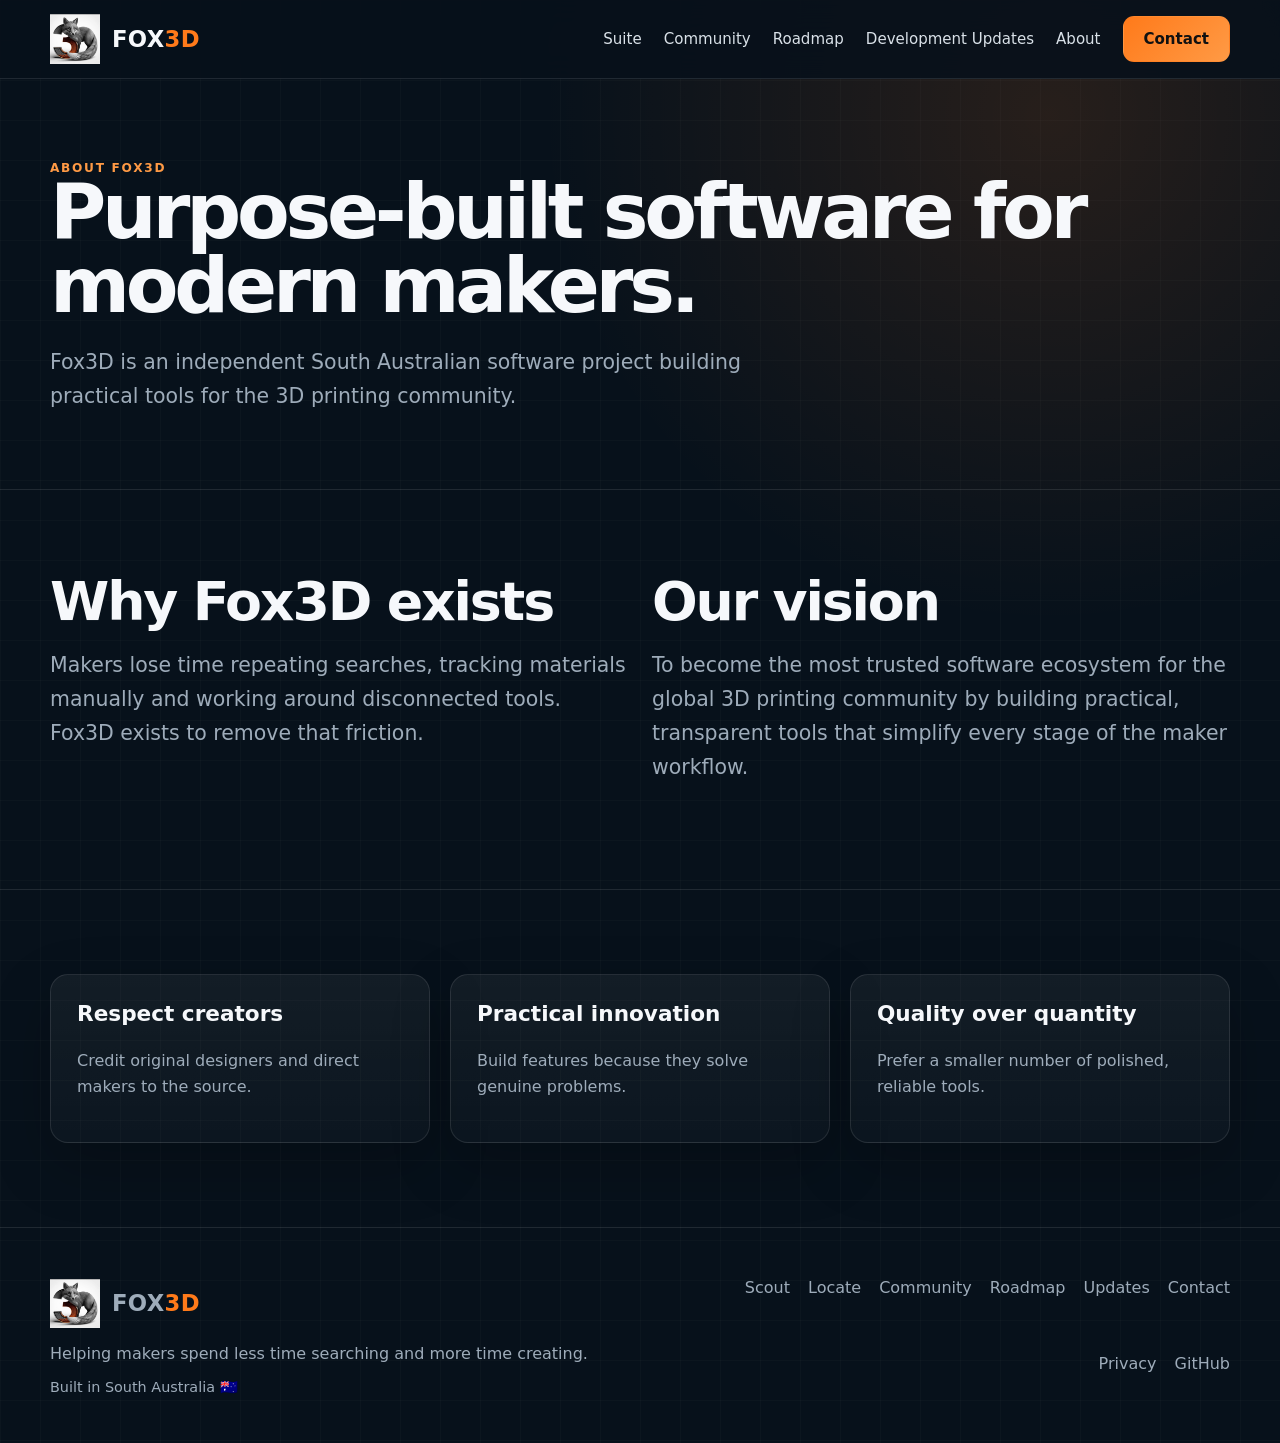
<file: about.html>
<!doctype html><html lang="en"><head><meta charset="utf-8"><meta name="viewport" content="width=device-width,initial-scale=1">
<title>About Fox3D</title><meta name="description" content="Fox3D software for the 3D printing community."><link rel="stylesheet" href="styles.css"></head><body>
<header class="header">
  <div class="container nav">
    <a class="brand" href="index.html"><img src="fox3d-logo.png" alt="Fox3D logo"><span>FOX<span class="orange">3D</span></span></a>
    <button class="menu" aria-label="Open navigation">☰</button>
    <nav class="links">
      <a href="index.html#suite">Suite</a>
      <a href="community.html">Community</a>
      <a href="roadmap.html">Roadmap</a>
      <a href="updates.html">Development Updates</a>
      <a href="about.html">About</a>
      <a class="btn primary" href="contact.html">Contact</a>
    </nav>
  </div>
</header>
<main>
<section class="page-hero"><div class="container"><div class="eyebrow">About Fox3D</div><h1>Purpose-built software for modern makers.</h1><p class="lead">Fox3D is an independent South Australian software project building practical tools for the 3D printing community.</p></div></section>
<section class="section"><div class="container grid2">
  <div><h2>Why Fox3D exists</h2><p class="lead">Makers lose time repeating searches, tracking materials manually and working around disconnected tools. Fox3D exists to remove that friction.</p></div>
  <div><h2>Our vision</h2><p class="lead">To become the most trusted software ecosystem for the global 3D printing community by building practical, transparent tools that simplify every stage of the maker workflow.</p></div>
</div></section>
<section class="section"><div class="container grid3">
  <div class="card"><h3>Respect creators</h3><p>Credit original designers and direct makers to the source.</p></div>
  <div class="card"><h3>Practical innovation</h3><p>Build features because they solve genuine problems.</p></div>
  <div class="card"><h3>Quality over quantity</h3><p>Prefer a smaller number of polished, reliable tools.</p></div>
</div></section>
</main>
<footer class="footer">
  <div class="container footer-grid">
    <div>
      <a class="brand" href="index.html"><img src="fox3d-logo.png" alt=""><span>FOX<span class="orange">3D</span></span></a>
      <p>Helping makers spend less time searching and more time creating.</p>
      <p class="small">Built in South Australia 🇦🇺</p>
    </div>
    <div class="footer-links">
      <a href="scout.html">Scout</a><a href="locate.html">Locate</a><a href="community.html">Community</a>
      <a href="roadmap.html">Roadmap</a><a href="updates.html">Updates</a><a href="contact.html">Contact</a>
      <a href="privacy.html">Privacy</a><a href="https://github.com/fox3d-au" target="_blank" rel="noopener">GitHub</a>
    </div>
  </div>
</footer>
<script src="script.js"></script>
</body></html>
</file>
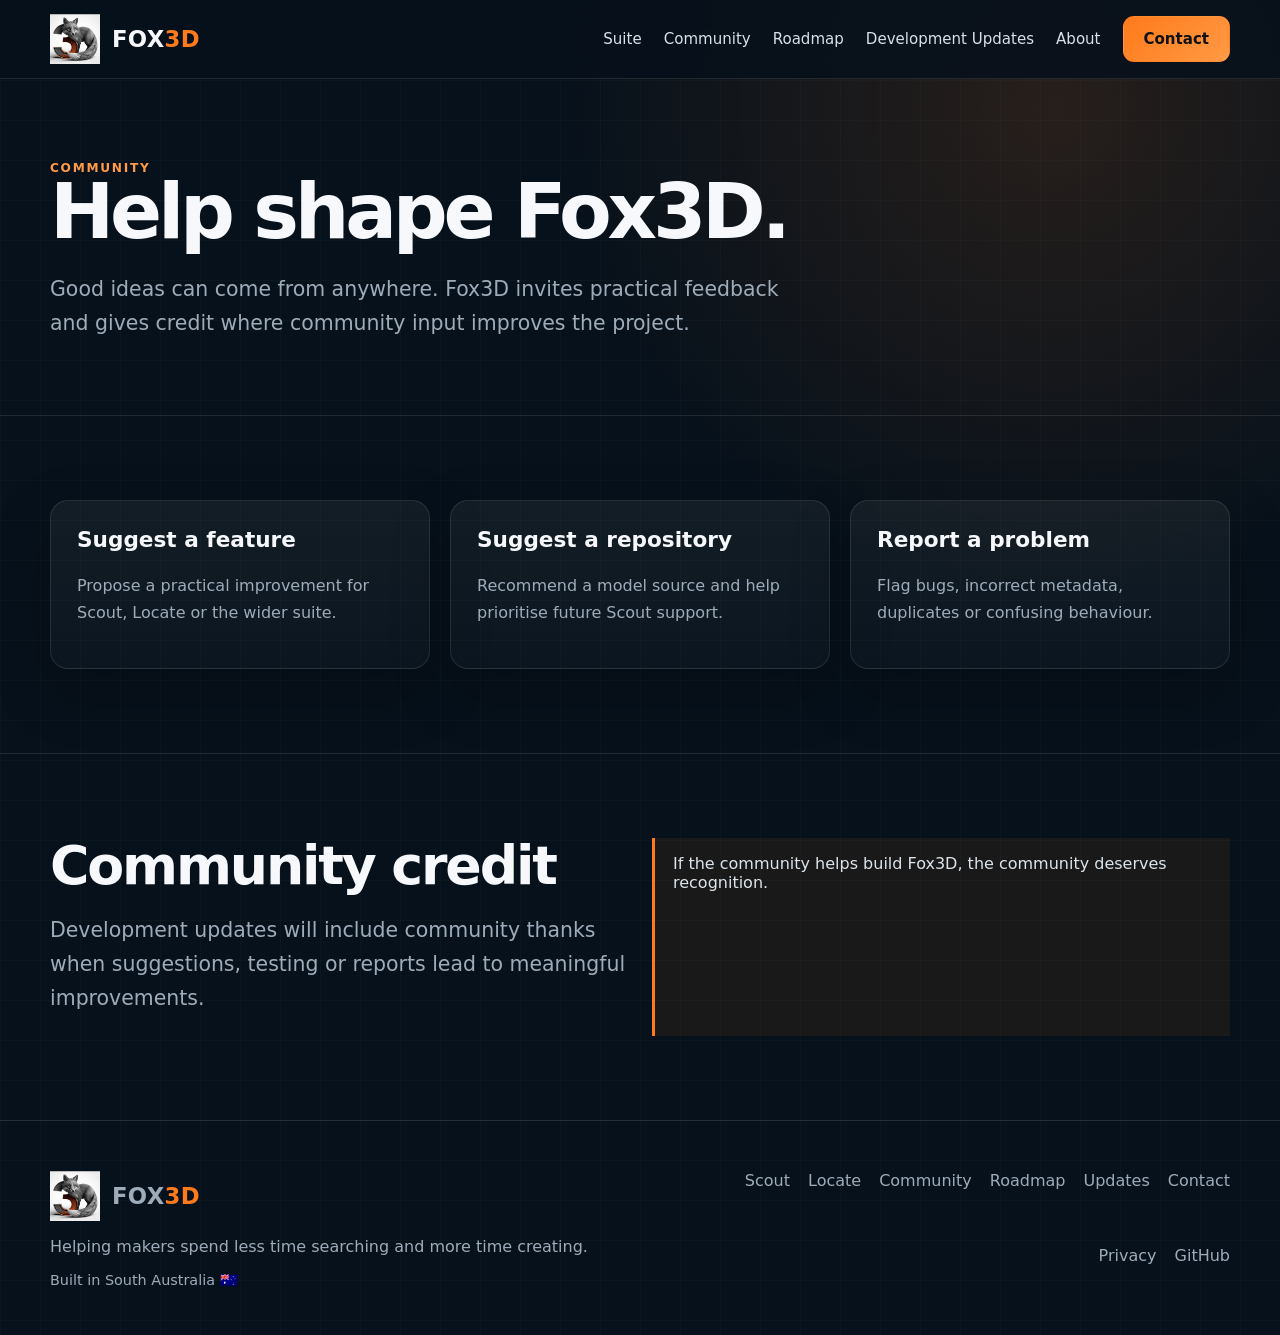
<file: community.html>
<!doctype html><html lang="en"><head><meta charset="utf-8"><meta name="viewport" content="width=device-width,initial-scale=1">
<title>Fox3D Community</title><meta name="description" content="Fox3D software for the 3D printing community."><link rel="stylesheet" href="styles.css"></head><body>
<header class="header">
  <div class="container nav">
    <a class="brand" href="index.html"><img src="fox3d-logo.png" alt="Fox3D logo"><span>FOX<span class="orange">3D</span></span></a>
    <button class="menu" aria-label="Open navigation">☰</button>
    <nav class="links">
      <a href="index.html#suite">Suite</a>
      <a href="community.html">Community</a>
      <a href="roadmap.html">Roadmap</a>
      <a href="updates.html">Development Updates</a>
      <a href="about.html">About</a>
      <a class="btn primary" href="contact.html">Contact</a>
    </nav>
  </div>
</header>
<main>
<section class="page-hero"><div class="container"><div class="eyebrow">Community</div><h1>Help shape Fox3D.</h1><p class="lead">Good ideas can come from anywhere. Fox3D invites practical feedback and gives credit where community input improves the project.</p></div></section>
<section class="section"><div class="container grid3">
  <div class="card"><h3>Suggest a feature</h3><p>Propose a practical improvement for Scout, Locate or the wider suite.</p></div>
  <div class="card"><h3>Suggest a repository</h3><p>Recommend a model source and help prioritise future Scout support.</p></div>
  <div class="card"><h3>Report a problem</h3><p>Flag bugs, incorrect metadata, duplicates or confusing behaviour.</p></div>
</div></section>
<section class="section"><div class="container grid2">
  <div><h2>Community credit</h2><p class="lead">Development updates will include community thanks when suggestions, testing or reports lead to meaningful improvements.</p></div>
  <div class="note">If the community helps build Fox3D, the community deserves recognition.</div>
</div></section>
</main>
<footer class="footer">
  <div class="container footer-grid">
    <div>
      <a class="brand" href="index.html"><img src="fox3d-logo.png" alt=""><span>FOX<span class="orange">3D</span></span></a>
      <p>Helping makers spend less time searching and more time creating.</p>
      <p class="small">Built in South Australia 🇦🇺</p>
    </div>
    <div class="footer-links">
      <a href="scout.html">Scout</a><a href="locate.html">Locate</a><a href="community.html">Community</a>
      <a href="roadmap.html">Roadmap</a><a href="updates.html">Updates</a><a href="contact.html">Contact</a>
      <a href="privacy.html">Privacy</a><a href="https://github.com/fox3d-au" target="_blank" rel="noopener">GitHub</a>
    </div>
  </div>
</footer>
<script src="script.js"></script>
</body></html>
</file>
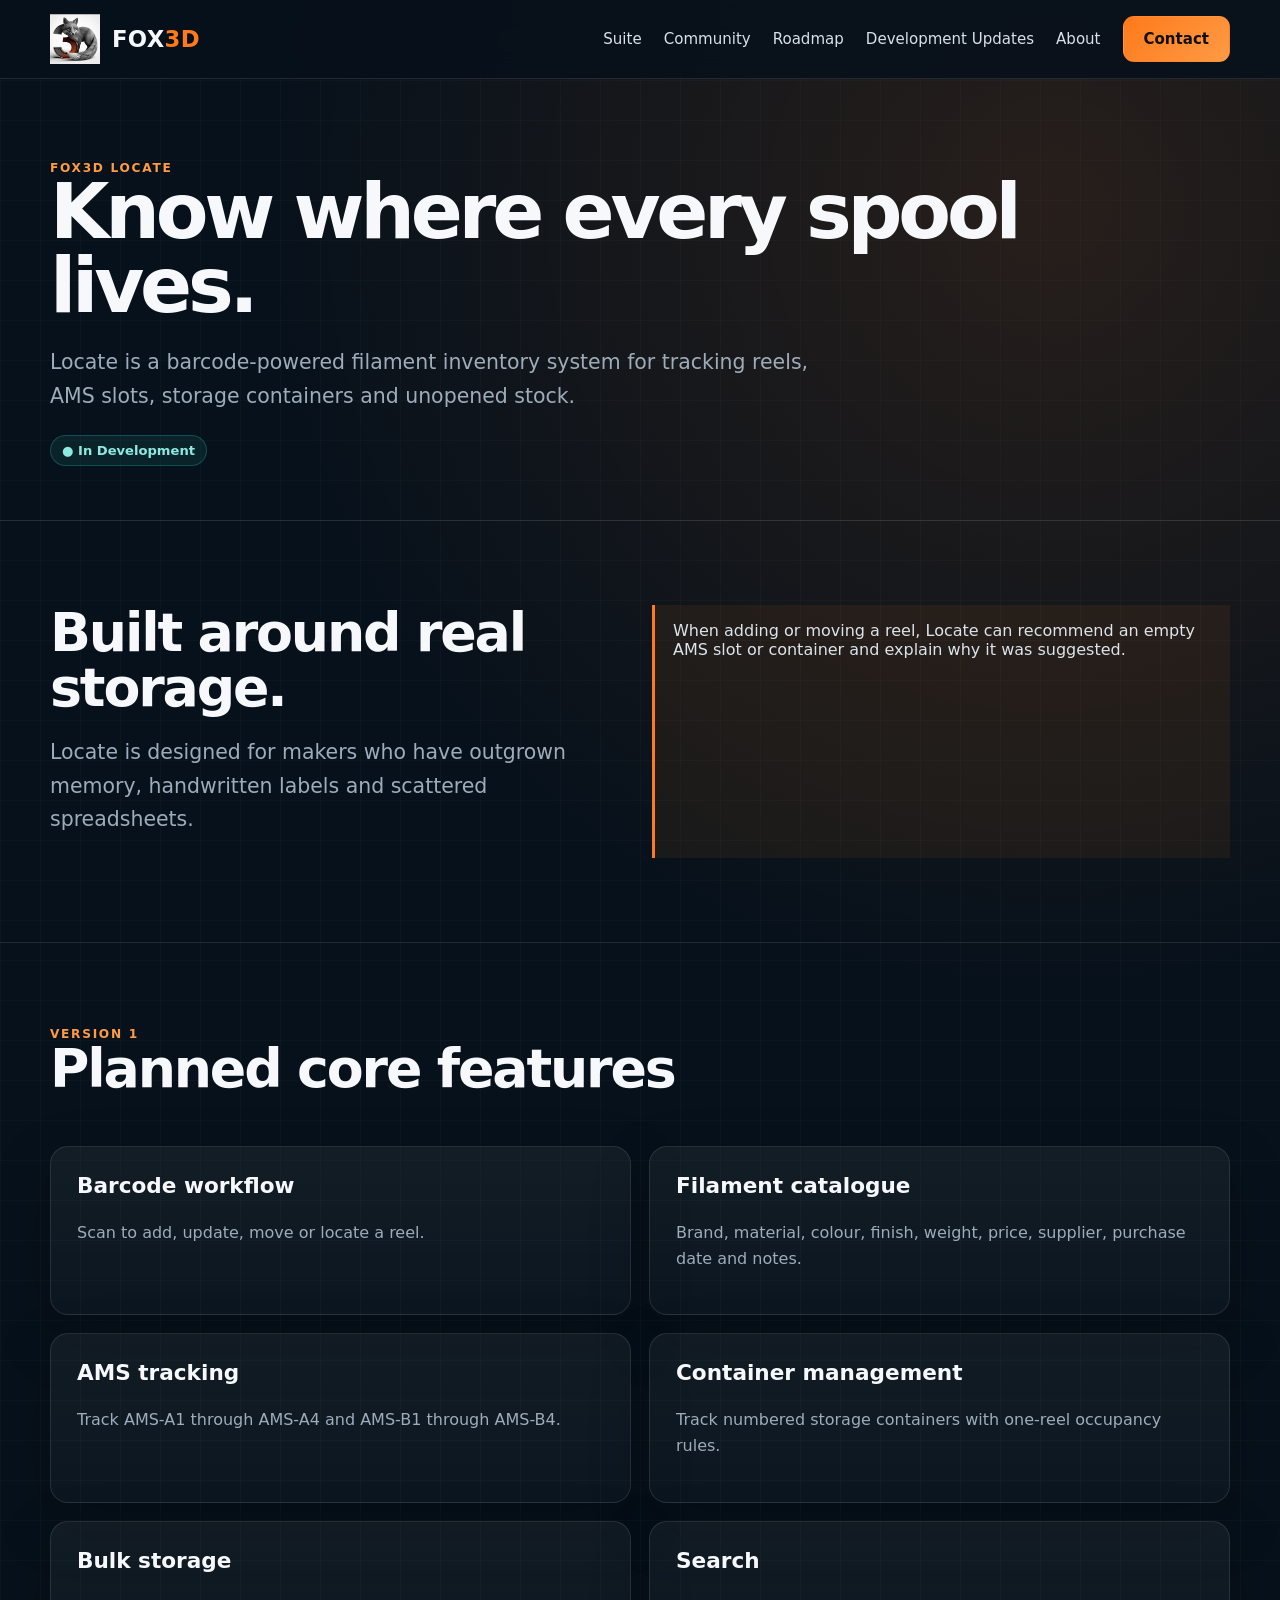
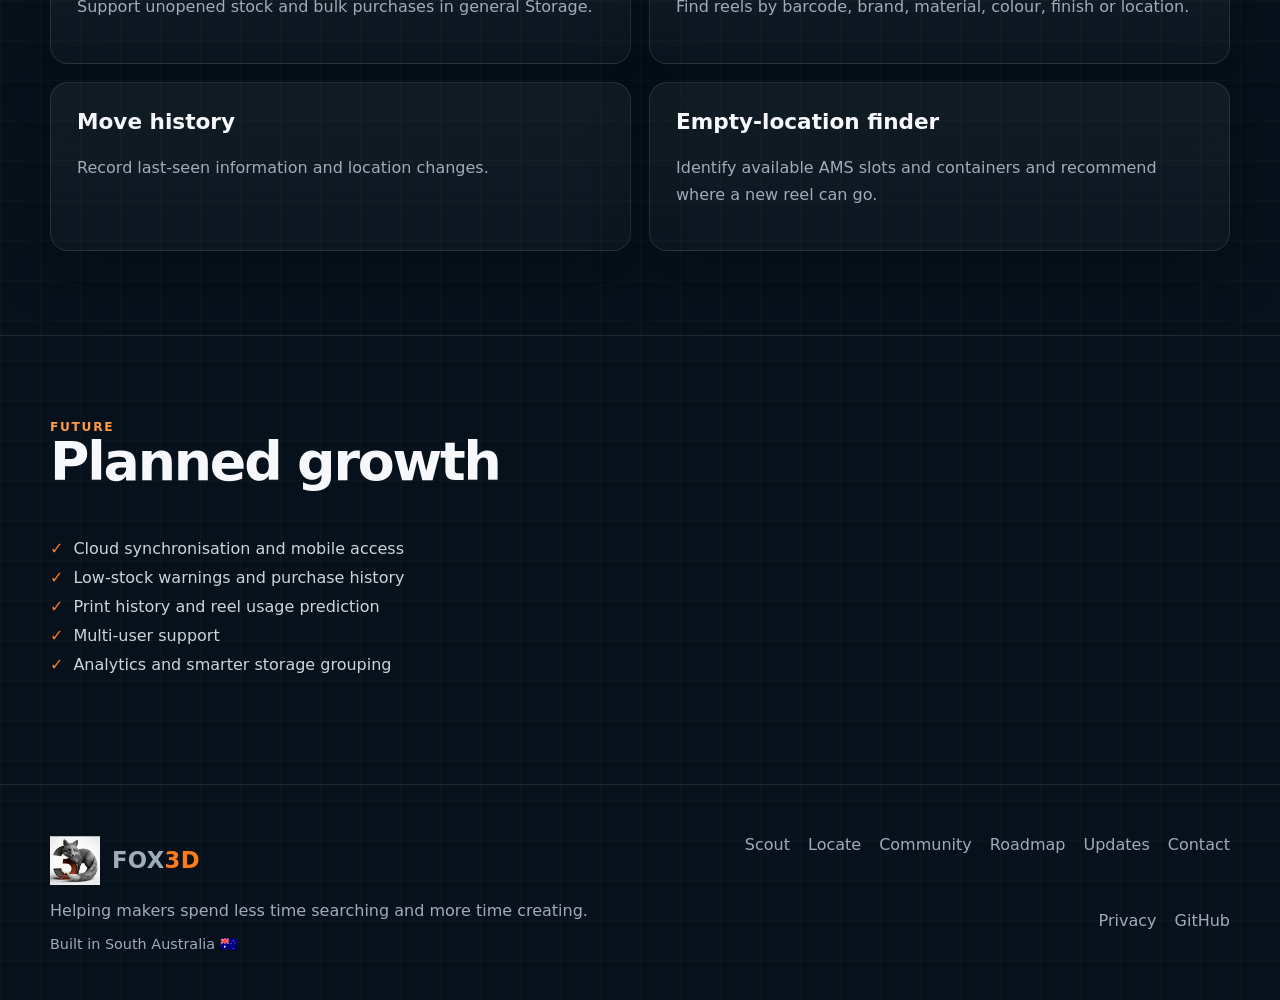
<file: locate.html>
<!doctype html><html lang="en"><head><meta charset="utf-8"><meta name="viewport" content="width=device-width,initial-scale=1">
<title>Fox3D Locate — Know where every spool lives.</title><meta name="description" content="Fox3D software for the 3D printing community."><link rel="stylesheet" href="styles.css"></head><body>
<header class="header">
  <div class="container nav">
    <a class="brand" href="index.html"><img src="fox3d-logo.png" alt="Fox3D logo"><span>FOX<span class="orange">3D</span></span></a>
    <button class="menu" aria-label="Open navigation">☰</button>
    <nav class="links">
      <a href="index.html#suite">Suite</a>
      <a href="community.html">Community</a>
      <a href="roadmap.html">Roadmap</a>
      <a href="updates.html">Development Updates</a>
      <a href="about.html">About</a>
      <a class="btn primary" href="contact.html">Contact</a>
    </nav>
  </div>
</header>
<main>
<section class="page-hero"><div class="container">
  <div class="eyebrow">Fox3D Locate</div>
  <h1>Know where every spool lives.</h1>
  <p class="lead">Locate is a barcode-powered filament inventory system for tracking reels, AMS slots, storage containers and unopened stock.</p>
  <span class="badge teal">● In Development</span>
</div></section>
<section class="section"><div class="container grid2">
  <div><h2>Built around real storage.</h2><p class="lead">Locate is designed for makers who have outgrown memory, handwritten labels and scattered spreadsheets.</p></div>
  <div class="note">When adding or moving a reel, Locate can recommend an empty AMS slot or container and explain why it was suggested.</div>
</div></section>
<section class="section"><div class="container">
  <div class="section-head"><div><div class="eyebrow">Version 1</div><h2>Planned core features</h2></div></div>
  <div class="features">
    <div class="card"><h3>Barcode workflow</h3><p>Scan to add, update, move or locate a reel.</p></div>
    <div class="card"><h3>Filament catalogue</h3><p>Brand, material, colour, finish, weight, price, supplier, purchase date and notes.</p></div>
    <div class="card"><h3>AMS tracking</h3><p>Track AMS-A1 through AMS-A4 and AMS-B1 through AMS-B4.</p></div>
    <div class="card"><h3>Container management</h3><p>Track numbered storage containers with one-reel occupancy rules.</p></div>
    <div class="card"><h3>Bulk storage</h3><p>Support unopened stock and bulk purchases in general Storage.</p></div>
    <div class="card"><h3>Search</h3><p>Find reels by barcode, brand, material, colour, finish or location.</p></div>
    <div class="card"><h3>Move history</h3><p>Record last-seen information and location changes.</p></div>
    <div class="card"><h3>Empty-location finder</h3><p>Identify available AMS slots and containers and recommend where a new reel can go.</p></div>
  </div>
</div></section>
<section class="section"><div class="container">
  <div class="section-head"><div><div class="eyebrow">Future</div><h2>Planned growth</h2></div></div>
  <ul class="clean"><li>Cloud synchronisation and mobile access</li><li>Low-stock warnings and purchase history</li><li>Print history and reel usage prediction</li><li>Multi-user support</li><li>Analytics and smarter storage grouping</li></ul>
</div></section>
</main>
<footer class="footer">
  <div class="container footer-grid">
    <div>
      <a class="brand" href="index.html"><img src="fox3d-logo.png" alt=""><span>FOX<span class="orange">3D</span></span></a>
      <p>Helping makers spend less time searching and more time creating.</p>
      <p class="small">Built in South Australia 🇦🇺</p>
    </div>
    <div class="footer-links">
      <a href="scout.html">Scout</a><a href="locate.html">Locate</a><a href="community.html">Community</a>
      <a href="roadmap.html">Roadmap</a><a href="updates.html">Updates</a><a href="contact.html">Contact</a>
      <a href="privacy.html">Privacy</a><a href="https://github.com/fox3d-au" target="_blank" rel="noopener">GitHub</a>
    </div>
  </div>
</footer>
<script src="script.js"></script>
</body></html>
</file>
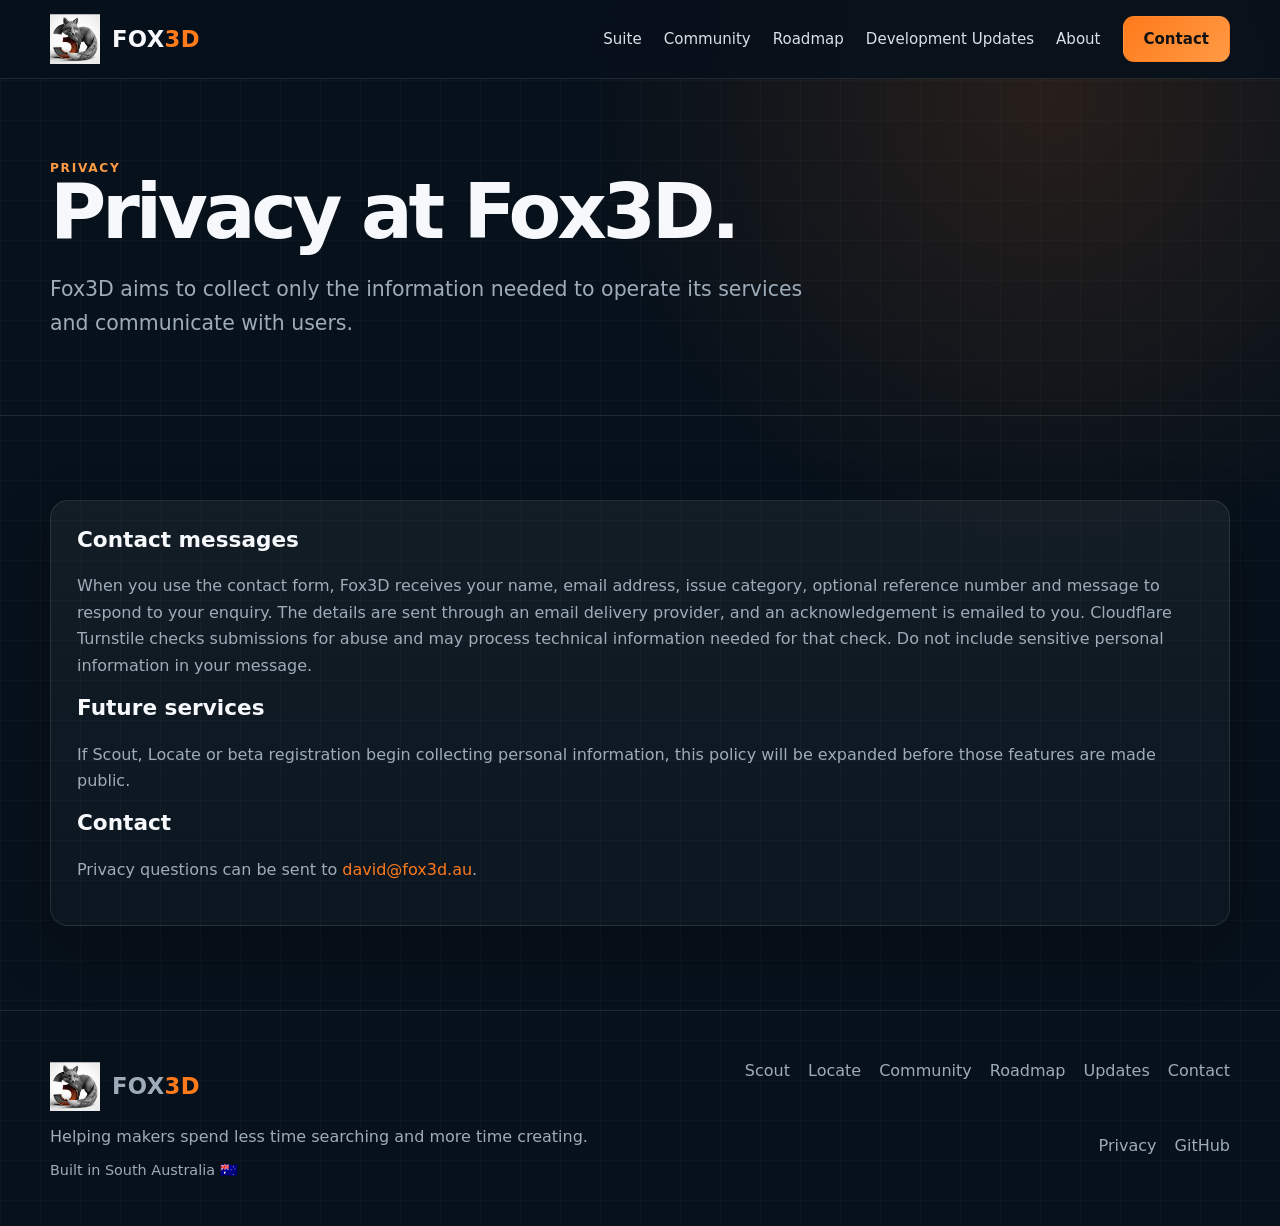
<file: privacy.html>
<!doctype html><html lang="en"><head><meta charset="utf-8"><meta name="viewport" content="width=device-width,initial-scale=1">
<title>Fox3D Privacy</title><meta name="description" content="Fox3D software for the 3D printing community."><link rel="stylesheet" href="styles.css"></head><body>
<header class="header">
  <div class="container nav">
    <a class="brand" href="index.html"><img src="fox3d-logo.png" alt="Fox3D logo"><span>FOX<span class="orange">3D</span></span></a>
    <button class="menu" aria-label="Open navigation">☰</button>
    <nav class="links">
      <a href="index.html#suite">Suite</a>
      <a href="community.html">Community</a>
      <a href="roadmap.html">Roadmap</a>
      <a href="updates.html">Development Updates</a>
      <a href="about.html">About</a>
      <a class="btn primary" href="contact.html">Contact</a>
    </nav>
  </div>
</header>
<main>
<section class="page-hero"><div class="container"><div class="eyebrow">Privacy</div><h1>Privacy at Fox3D.</h1><p class="lead">Fox3D aims to collect only the information needed to operate its services and communicate with users.</p></div></section>
<section class="section"><div class="container">
  <div class="card">
    <h3>Contact messages</h3>
    <p>When you use the contact form, Fox3D receives your name, email address, issue category, optional reference number and message to respond to your enquiry. The details are sent through an email delivery provider, and an acknowledgement is emailed to you. Cloudflare Turnstile checks submissions for abuse and may process technical information needed for that check. Do not include sensitive personal information in your message.</p>
    <h3>Future services</h3>
    <p>If Scout, Locate or beta registration begin collecting personal information, this policy will be expanded before those features are made public.</p>
    <h3>Contact</h3>
    <p>Privacy questions can be sent to <a class="orange" href="mailto:david@fox3d.au">david@fox3d.au</a>.</p>
  </div>
</div></section>
</main>
<footer class="footer">
  <div class="container footer-grid">
    <div>
      <a class="brand" href="index.html"><img src="fox3d-logo.png" alt=""><span>FOX<span class="orange">3D</span></span></a>
      <p>Helping makers spend less time searching and more time creating.</p>
      <p class="small">Built in South Australia 🇦🇺</p>
    </div>
    <div class="footer-links">
      <a href="scout.html">Scout</a><a href="locate.html">Locate</a><a href="community.html">Community</a>
      <a href="roadmap.html">Roadmap</a><a href="updates.html">Updates</a><a href="contact.html">Contact</a>
      <a href="privacy.html">Privacy</a><a href="https://github.com/fox3d-au" target="_blank" rel="noopener">GitHub</a>
    </div>
  </div>
</footer>
<script src="script.js"></script>
</body></html>
</file>
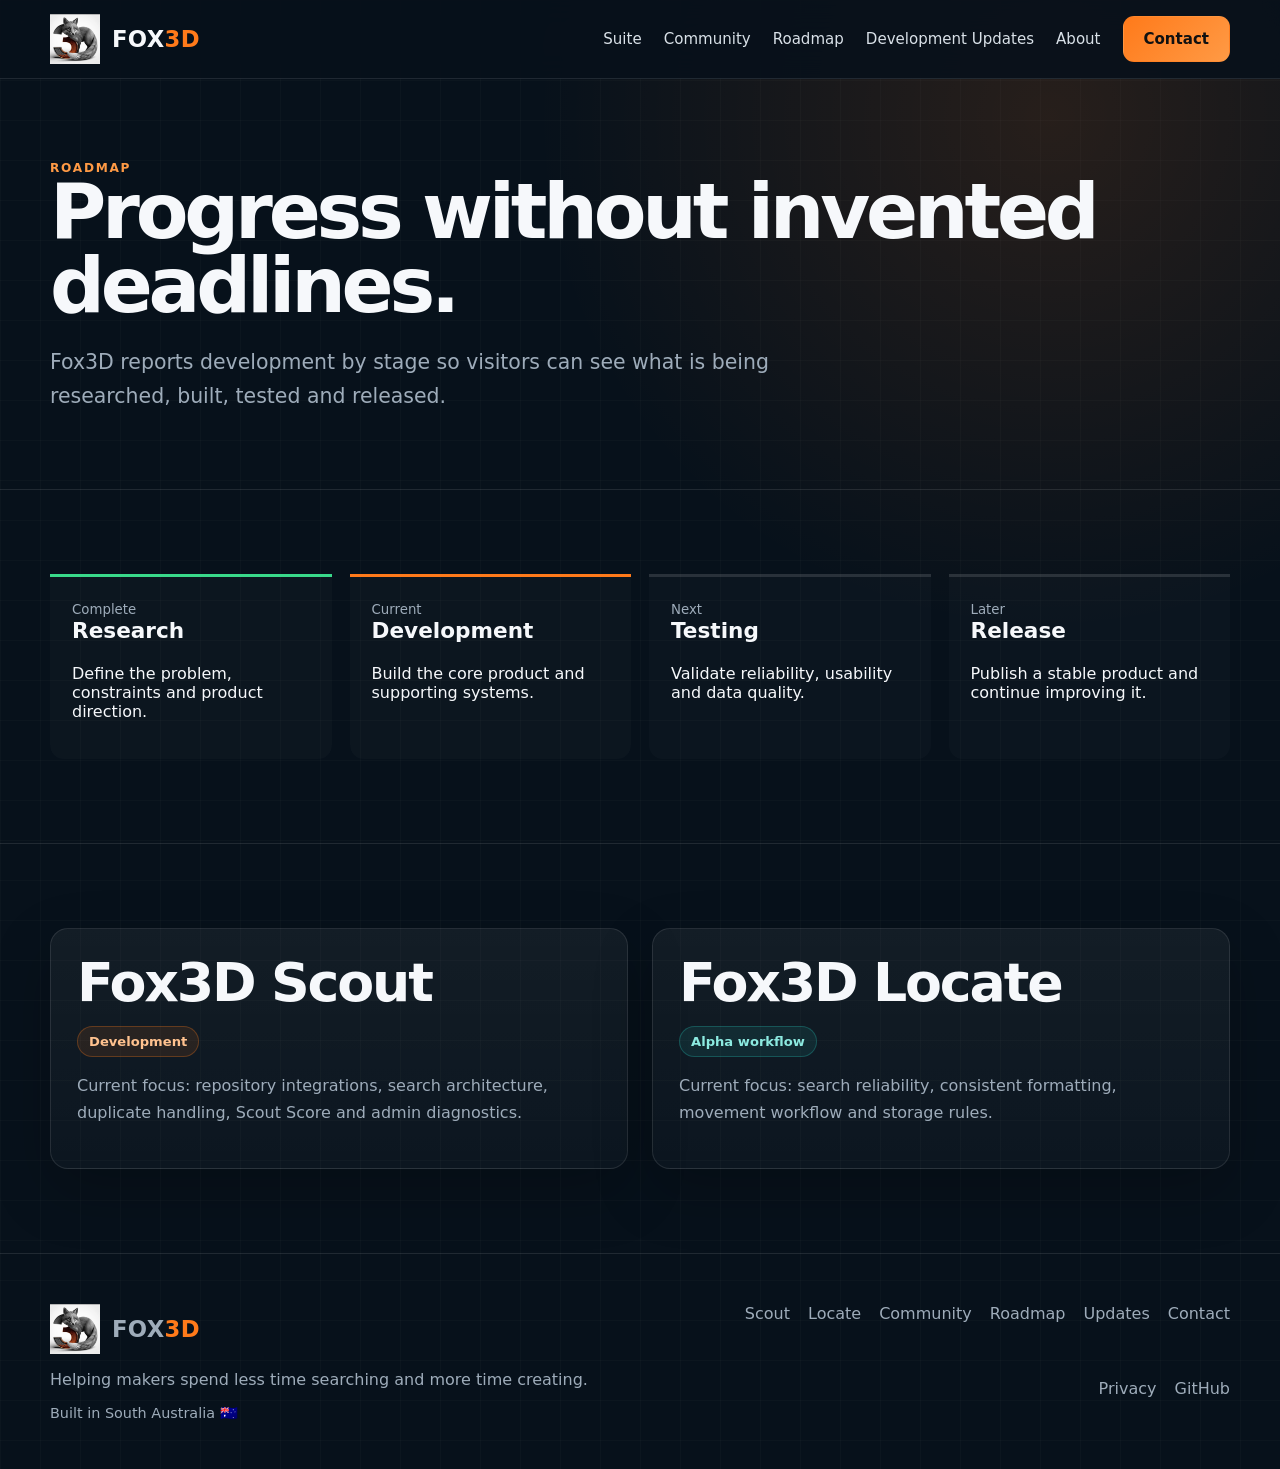
<file: roadmap.html>
<!doctype html><html lang="en"><head><meta charset="utf-8"><meta name="viewport" content="width=device-width,initial-scale=1">
<title>Fox3D Roadmap</title><meta name="description" content="Fox3D software for the 3D printing community."><link rel="stylesheet" href="styles.css"></head><body>
<header class="header">
  <div class="container nav">
    <a class="brand" href="index.html"><img src="fox3d-logo.png" alt="Fox3D logo"><span>FOX<span class="orange">3D</span></span></a>
    <button class="menu" aria-label="Open navigation">☰</button>
    <nav class="links">
      <a href="index.html#suite">Suite</a>
      <a href="community.html">Community</a>
      <a href="roadmap.html">Roadmap</a>
      <a href="updates.html">Development Updates</a>
      <a href="about.html">About</a>
      <a class="btn primary" href="contact.html">Contact</a>
    </nav>
  </div>
</header>
<main>
<section class="page-hero"><div class="container"><div class="eyebrow">Roadmap</div><h1>Progress without invented deadlines.</h1><p class="lead">Fox3D reports development by stage so visitors can see what is being researched, built, tested and released.</p></div></section>
<section class="section"><div class="container">
  <div class="milestones">
    <div class="milestone done"><small>Complete</small><h3>Research</h3><p>Define the problem, constraints and product direction.</p></div>
    <div class="milestone active"><small>Current</small><h3>Development</h3><p>Build the core product and supporting systems.</p></div>
    <div class="milestone"><small>Next</small><h3>Testing</h3><p>Validate reliability, usability and data quality.</p></div>
    <div class="milestone"><small>Later</small><h3>Release</h3><p>Publish a stable product and continue improving it.</p></div>
  </div>
</div></section>
<section class="section"><div class="container grid2">
  <div class="card"><h2>Fox3D Scout</h2><span class="badge">Development</span><p>Current focus: repository integrations, search architecture, duplicate handling, Scout Score and admin diagnostics.</p></div>
  <div class="card"><h2>Fox3D Locate</h2><span class="badge teal">Alpha workflow</span><p>Current focus: search reliability, consistent formatting, movement workflow and storage rules.</p></div>
</div></section>
</main>
<footer class="footer">
  <div class="container footer-grid">
    <div>
      <a class="brand" href="index.html"><img src="fox3d-logo.png" alt=""><span>FOX<span class="orange">3D</span></span></a>
      <p>Helping makers spend less time searching and more time creating.</p>
      <p class="small">Built in South Australia 🇦🇺</p>
    </div>
    <div class="footer-links">
      <a href="scout.html">Scout</a><a href="locate.html">Locate</a><a href="community.html">Community</a>
      <a href="roadmap.html">Roadmap</a><a href="updates.html">Updates</a><a href="contact.html">Contact</a>
      <a href="privacy.html">Privacy</a><a href="https://github.com/fox3d-au" target="_blank" rel="noopener">GitHub</a>
    </div>
  </div>
</footer>
<script src="script.js"></script>
</body></html>
</file>
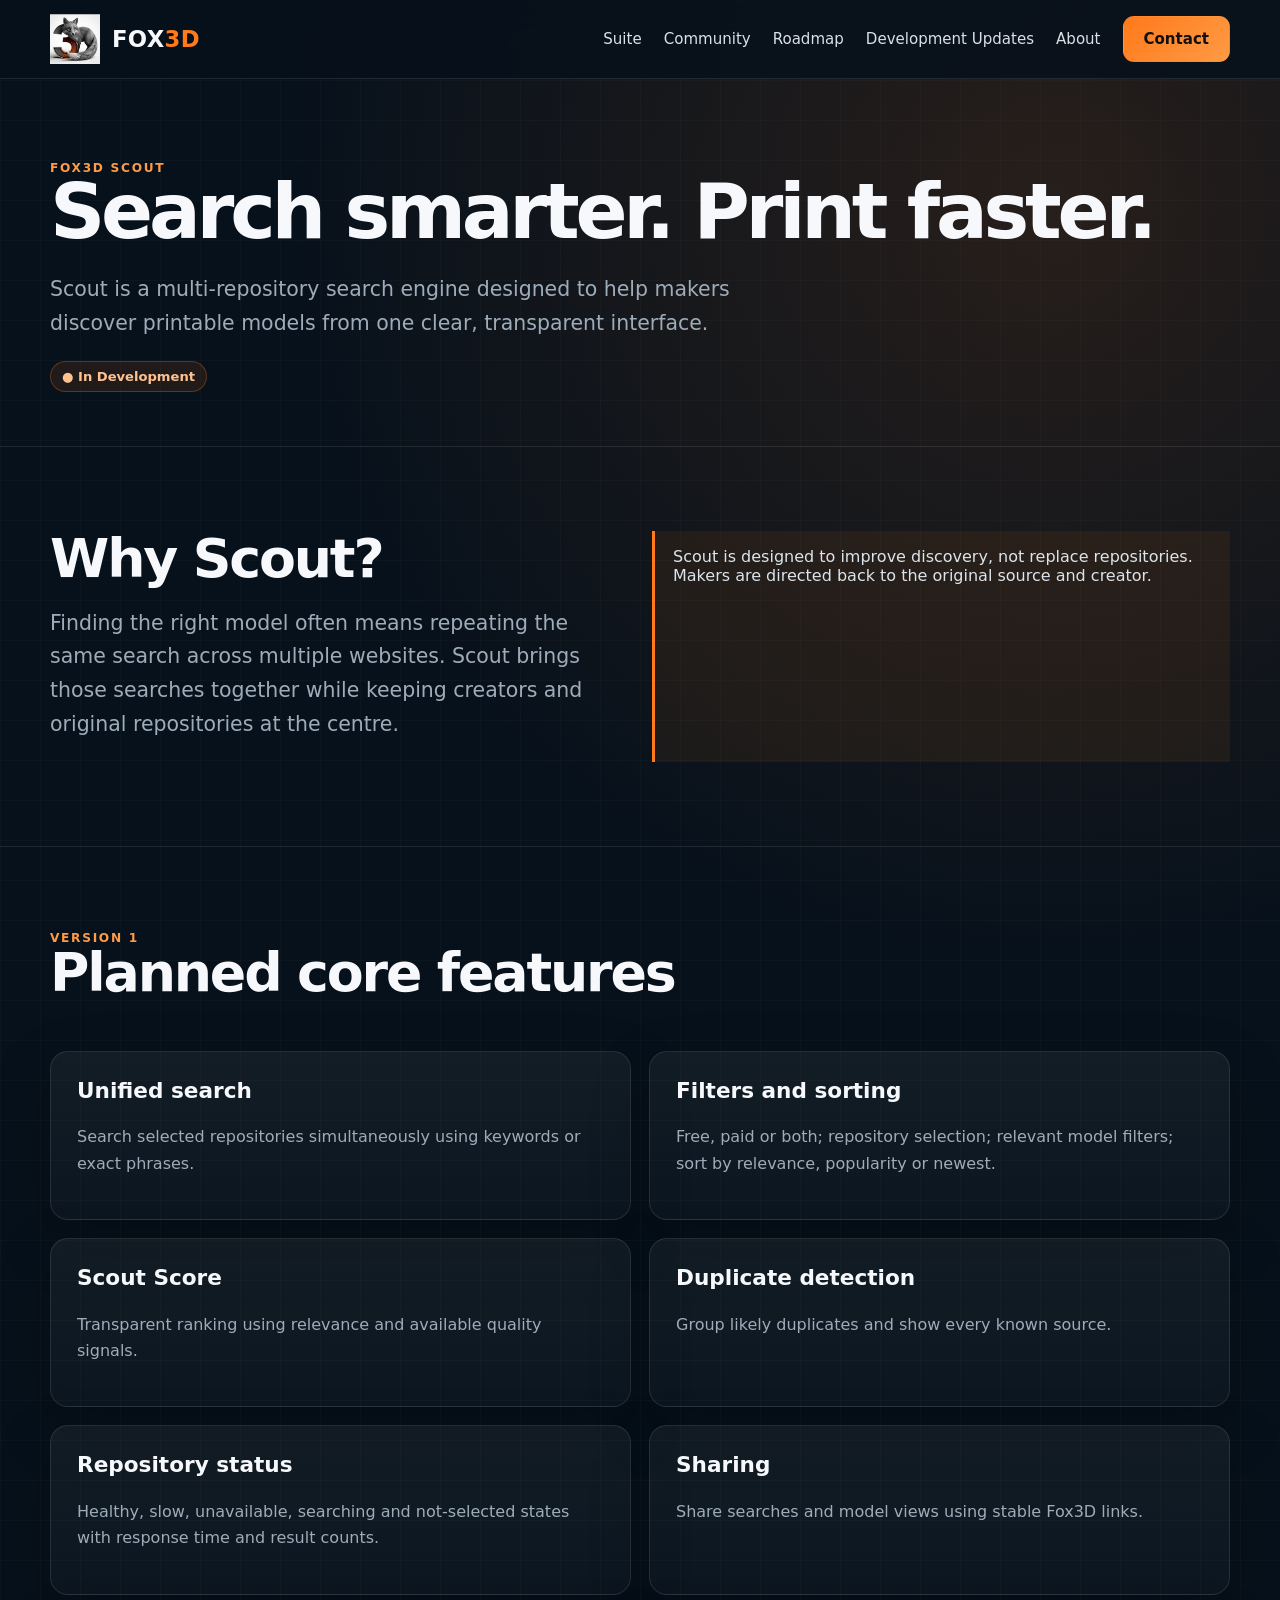
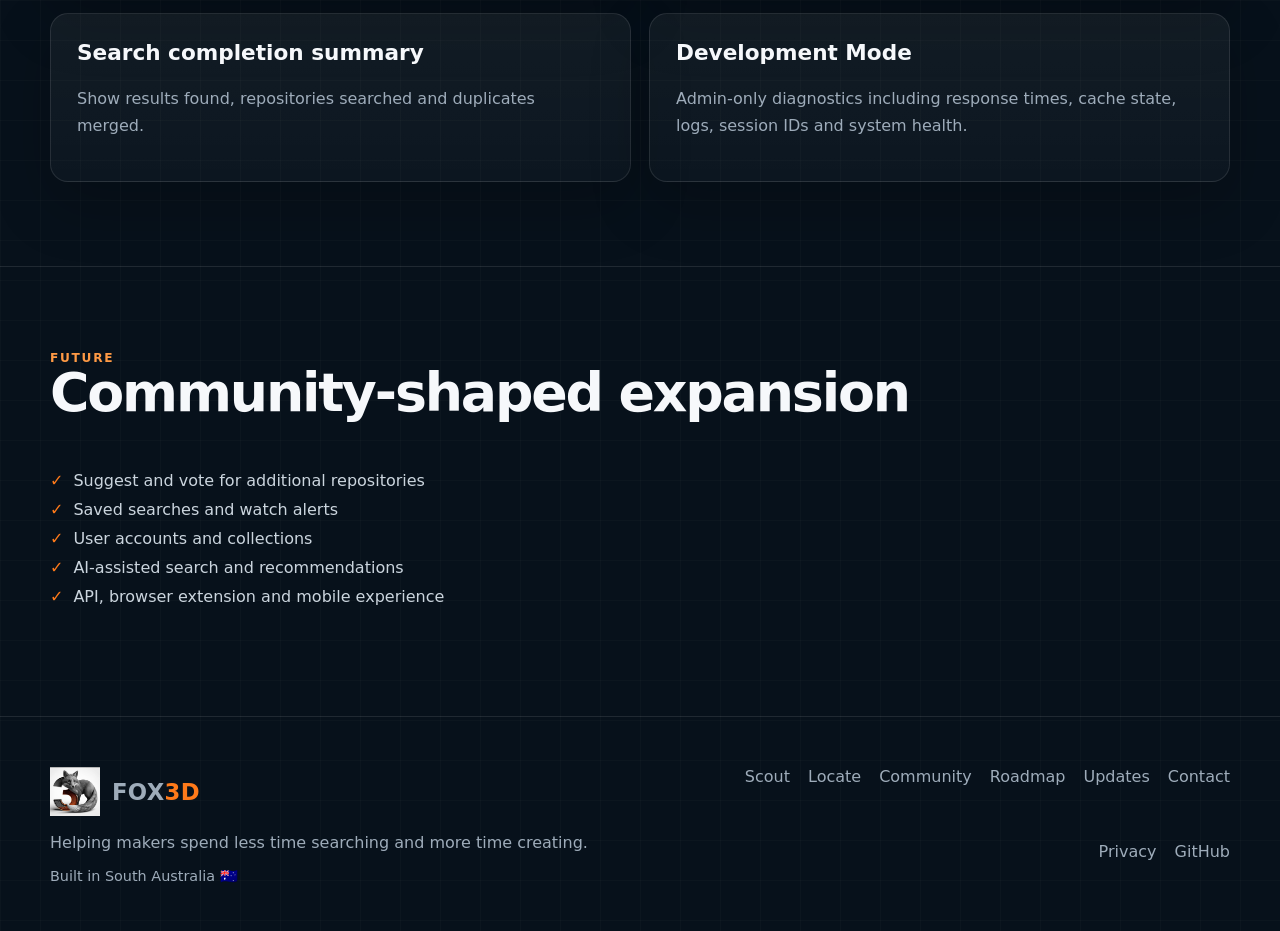
<file: scout.html>
<!doctype html><html lang="en"><head><meta charset="utf-8"><meta name="viewport" content="width=device-width,initial-scale=1">
<title>Fox3D Scout — Search smarter. Print faster.</title><meta name="description" content="Fox3D software for the 3D printing community."><link rel="stylesheet" href="styles.css"></head><body>
<header class="header">
  <div class="container nav">
    <a class="brand" href="index.html"><img src="fox3d-logo.png" alt="Fox3D logo"><span>FOX<span class="orange">3D</span></span></a>
    <button class="menu" aria-label="Open navigation">☰</button>
    <nav class="links">
      <a href="index.html#suite">Suite</a>
      <a href="community.html">Community</a>
      <a href="roadmap.html">Roadmap</a>
      <a href="updates.html">Development Updates</a>
      <a href="about.html">About</a>
      <a class="btn primary" href="contact.html">Contact</a>
    </nav>
  </div>
</header>
<main>
<section class="page-hero"><div class="container">
  <div class="eyebrow">Fox3D Scout</div>
  <h1>Search smarter. Print faster.</h1>
  <p class="lead">Scout is a multi-repository search engine designed to help makers discover printable models from one clear, transparent interface.</p>
  <span class="badge">● In Development</span>
</div></section>
<section class="section"><div class="container grid2">
  <div><h2>Why Scout?</h2><p class="lead">Finding the right model often means repeating the same search across multiple websites. Scout brings those searches together while keeping creators and original repositories at the centre.</p></div>
  <div class="note">Scout is designed to improve discovery, not replace repositories. Makers are directed back to the original source and creator.</div>
</div></section>
<section class="section"><div class="container">
  <div class="section-head"><div><div class="eyebrow">Version 1</div><h2>Planned core features</h2></div></div>
  <div class="features">
    <div class="card"><h3>Unified search</h3><p>Search selected repositories simultaneously using keywords or exact phrases.</p></div>
    <div class="card"><h3>Filters and sorting</h3><p>Free, paid or both; repository selection; relevant model filters; sort by relevance, popularity or newest.</p></div>
    <div class="card"><h3>Scout Score</h3><p>Transparent ranking using relevance and available quality signals.</p></div>
    <div class="card"><h3>Duplicate detection</h3><p>Group likely duplicates and show every known source.</p></div>
    <div class="card"><h3>Repository status</h3><p>Healthy, slow, unavailable, searching and not-selected states with response time and result counts.</p></div>
    <div class="card"><h3>Sharing</h3><p>Share searches and model views using stable Fox3D links.</p></div>
    <div class="card"><h3>Search completion summary</h3><p>Show results found, repositories searched and duplicates merged.</p></div>
    <div class="card"><h3>Development Mode</h3><p>Admin-only diagnostics including response times, cache state, logs, session IDs and system health.</p></div>
  </div>
</div></section>
<section class="section"><div class="container">
  <div class="section-head"><div><div class="eyebrow">Future</div><h2>Community-shaped expansion</h2></div></div>
  <ul class="clean"><li>Suggest and vote for additional repositories</li><li>Saved searches and watch alerts</li><li>User accounts and collections</li><li>AI-assisted search and recommendations</li><li>API, browser extension and mobile experience</li></ul>
</div></section>
</main>
<footer class="footer">
  <div class="container footer-grid">
    <div>
      <a class="brand" href="index.html"><img src="fox3d-logo.png" alt=""><span>FOX<span class="orange">3D</span></span></a>
      <p>Helping makers spend less time searching and more time creating.</p>
      <p class="small">Built in South Australia 🇦🇺</p>
    </div>
    <div class="footer-links">
      <a href="scout.html">Scout</a><a href="locate.html">Locate</a><a href="community.html">Community</a>
      <a href="roadmap.html">Roadmap</a><a href="updates.html">Updates</a><a href="contact.html">Contact</a>
      <a href="privacy.html">Privacy</a><a href="https://github.com/fox3d-au" target="_blank" rel="noopener">GitHub</a>
    </div>
  </div>
</footer>
<script src="script.js"></script>
</body></html>
</file>
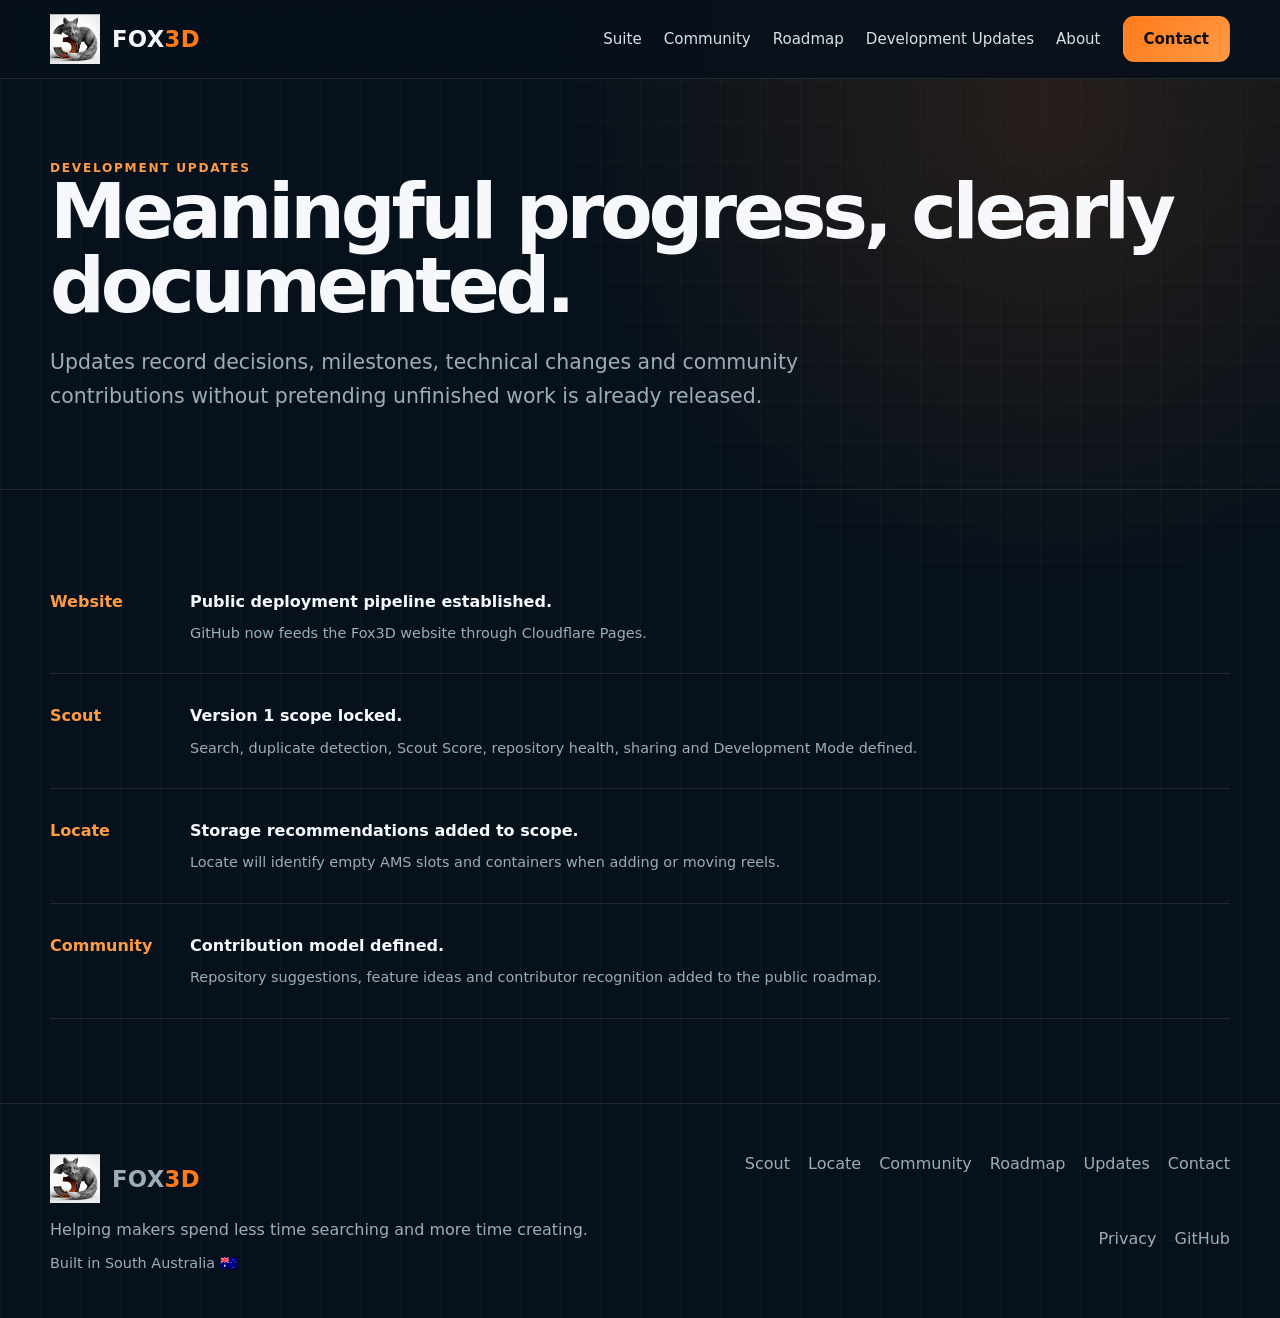
<file: updates.html>
<!doctype html><html lang="en"><head><meta charset="utf-8"><meta name="viewport" content="width=device-width,initial-scale=1">
<title>Fox3D Development Updates</title><meta name="description" content="Fox3D software for the 3D printing community."><link rel="stylesheet" href="styles.css"></head><body>
<header class="header">
  <div class="container nav">
    <a class="brand" href="index.html"><img src="fox3d-logo.png" alt="Fox3D logo"><span>FOX<span class="orange">3D</span></span></a>
    <button class="menu" aria-label="Open navigation">☰</button>
    <nav class="links">
      <a href="index.html#suite">Suite</a>
      <a href="community.html">Community</a>
      <a href="roadmap.html">Roadmap</a>
      <a href="updates.html">Development Updates</a>
      <a href="about.html">About</a>
      <a class="btn primary" href="contact.html">Contact</a>
    </nav>
  </div>
</header>
<main>
<section class="page-hero"><div class="container"><div class="eyebrow">Development Updates</div><h1>Meaningful progress, clearly documented.</h1><p class="lead">Updates record decisions, milestones, technical changes and community contributions without pretending unfinished work is already released.</p></div></section>
<section class="section"><div class="container">
  <div class="activity">
    <div class="activity-item"><div class="activity-date">Website</div><div><strong>Public deployment pipeline established.</strong><p class="small">GitHub now feeds the Fox3D website through Cloudflare Pages.</p></div></div>
    <div class="activity-item"><div class="activity-date">Scout</div><div><strong>Version 1 scope locked.</strong><p class="small">Search, duplicate detection, Scout Score, repository health, sharing and Development Mode defined.</p></div></div>
    <div class="activity-item"><div class="activity-date">Locate</div><div><strong>Storage recommendations added to scope.</strong><p class="small">Locate will identify empty AMS slots and containers when adding or moving reels.</p></div></div>
    <div class="activity-item"><div class="activity-date">Community</div><div><strong>Contribution model defined.</strong><p class="small">Repository suggestions, feature ideas and contributor recognition added to the public roadmap.</p></div></div>
  </div>
</div></section>
</main>
<footer class="footer">
  <div class="container footer-grid">
    <div>
      <a class="brand" href="index.html"><img src="fox3d-logo.png" alt=""><span>FOX<span class="orange">3D</span></span></a>
      <p>Helping makers spend less time searching and more time creating.</p>
      <p class="small">Built in South Australia 🇦🇺</p>
    </div>
    <div class="footer-links">
      <a href="scout.html">Scout</a><a href="locate.html">Locate</a><a href="community.html">Community</a>
      <a href="roadmap.html">Roadmap</a><a href="updates.html">Updates</a><a href="contact.html">Contact</a>
      <a href="privacy.html">Privacy</a><a href="https://github.com/fox3d-au" target="_blank" rel="noopener">GitHub</a>
    </div>
  </div>
</footer>
<script src="script.js"></script>
</body></html>
</file>
<file: styles.css>
:root{
  --bg:#07111b;
  --bg-2:#0a1621;
  --panel:#0d1925;
  --panel-2:#101f2c;
  --text:#f6f8fb;
  --muted:#9eacba;
  --line:rgba(255,255,255,.10);
  --orange:#ff7a1a;
  --orange-2:#ff9a45;
  --teal:#27c7b8;
  --green:#39d98a;
  --amber:#f3bf4b;
  --red:#ff6b6b;
  --blue:#4aa8ff;
  --radius:18px;
  --max:1180px;
}
*{box-sizing:border-box}
html{scroll-behavior:smooth}
body{
  margin:0;
  color:var(--text);
  font-family:Inter,ui-sans-serif,system-ui,-apple-system,BlinkMacSystemFont,"Segoe UI",sans-serif;
  background:
    linear-gradient(rgba(255,255,255,.018) 1px,transparent 1px),
    linear-gradient(90deg,rgba(255,255,255,.018) 1px,transparent 1px),
    radial-gradient(circle at 82% 8%,rgba(255,122,26,.13),transparent 30%),
    var(--bg);
  background-size:40px 40px,40px 40px,auto,auto;
}
a{color:inherit;text-decoration:none}
img{max-width:100%;display:block}
button,input,textarea{font:inherit}
.container{width:min(calc(100% - 38px),var(--max));margin:auto}
.header{
  position:sticky;top:0;z-index:50;
  background:rgba(7,17,27,.88);
  backdrop-filter:blur(16px);
  border-bottom:1px solid var(--line)
}
.nav{height:78px;display:flex;align-items:center;justify-content:space-between;gap:28px}
.brand{display:flex;align-items:center;gap:12px;font-weight:900;font-size:1.42rem;letter-spacing:.015em}
.brand img{width:50px;height:50px;object-fit:contain}
.orange{color:var(--orange)}
.links{display:flex;align-items:center;gap:22px;color:#d9e1e8;font-size:.94rem}
.links a:hover{color:#fff}
.menu{display:none;background:transparent;border:1px solid var(--line);color:#fff;border-radius:10px;padding:8px 11px;font-size:1.15rem}
.btn{
  display:inline-flex;align-items:center;justify-content:center;gap:8px;
  min-height:46px;padding:0 20px;border-radius:11px;border:1px solid transparent;
  font-weight:800;transition:.2s ease;cursor:pointer
}
.btn.primary{background:linear-gradient(135deg,var(--orange),var(--orange-2));color:#111}
.btn.secondary{border-color:var(--line);background:rgba(255,255,255,.035)}
.btn:hover{transform:translateY(-2px)}
.btn.primary:hover{box-shadow:0 14px 34px rgba(255,122,26,.22)}
.eyebrow{text-transform:uppercase;letter-spacing:.14em;font-weight:900;font-size:.76rem;color:var(--orange-2)}
h1,h2,h3{margin-top:0}
h1{font-size:clamp(3.1rem,7vw,6.25rem);line-height:.96;letter-spacing:-.055em;margin-bottom:24px}
h2{font-size:clamp(2rem,4.2vw,3.5rem);line-height:1.03;letter-spacing:-.04em;margin-bottom:16px}
h3{font-size:1.35rem}
.lead{font-size:clamp(1.04rem,1.8vw,1.28rem);line-height:1.65;color:var(--muted);max-width:760px}
.small{font-size:.9rem;color:var(--muted)}
.hero{padding:92px 0 72px}
.hero-grid{display:grid;grid-template-columns:1.02fr .98fr;gap:58px;align-items:center}
.hero-actions{display:flex;gap:14px;flex-wrap:wrap;margin-top:30px}
.hero-art{position:relative;min-height:500px;display:flex;align-items:center;justify-content:center}
.radar{
  position:absolute;width:min(92%,500px);aspect-ratio:1;border-radius:50%;
  border:1px solid rgba(255,122,26,.23);
  background:
    radial-gradient(circle,transparent 24%,rgba(255,122,26,.075) 24.5%,transparent 25.2% 49%,rgba(255,122,26,.075) 49.5%,transparent 50.2% 74%,rgba(255,122,26,.075) 74.5%,transparent 75.2%),
    linear-gradient(90deg,transparent 49.7%,rgba(255,122,26,.12) 50%,transparent 50.3%),
    linear-gradient(transparent 49.7%,rgba(255,122,26,.12) 50%,transparent 50.3%);
}
.radar:after{
  content:"";position:absolute;inset:0;border-radius:50%;
  background:conic-gradient(from 220deg,transparent 0 84%,rgba(255,122,26,.22) 94%,transparent 100%);
  animation:sweep 8s linear infinite
}
@keyframes sweep{to{transform:rotate(360deg)}}
.hero-art img{position:relative;z-index:2;width:min(80%,440px);filter:drop-shadow(0 25px 45px rgba(0,0,0,.45))}
.section{padding:84px 0;border-top:1px solid var(--line)}
.section-head{display:flex;justify-content:space-between;align-items:end;gap:36px;margin-bottom:34px}
.section-head p{max-width:650px;color:var(--muted);line-height:1.7}
.grid3{display:grid;grid-template-columns:repeat(3,1fr);gap:20px}
.grid2{display:grid;grid-template-columns:repeat(2,1fr);gap:24px}
.card{
  background:linear-gradient(180deg,rgba(255,255,255,.052),rgba(255,255,255,.025));
  border:1px solid var(--line);
  border-radius:var(--radius);
  padding:26px;
  box-shadow:0 22px 60px rgba(0,0,0,.22)
}
.card p{color:var(--muted);line-height:1.65}
.icon{font-size:1.55rem;margin-bottom:14px}
.badge{
  display:inline-flex;align-items:center;gap:8px;border-radius:999px;padding:7px 11px;
  background:rgba(255,122,26,.1);border:1px solid rgba(255,122,26,.28);color:#ffc28f;
  font-size:.82rem;font-weight:900
}
.badge.teal{background:rgba(39,199,184,.1);border-color:rgba(39,199,184,.28);color:#8ceae0}
.badge.green{background:rgba(57,217,138,.1);border-color:rgba(57,217,138,.28);color:#a0f0c7}
.clean{list-style:none;padding:0;margin:18px 0 26px;color:#cbd5de}
.clean li{margin:10px 0}
.clean li:before{content:"✓";color:var(--orange);font-weight:900;margin-right:10px}
.locate .clean li:before{color:var(--teal)}
.product-card{position:relative;overflow:hidden;min-height:500px}
.product-card:before{content:"";position:absolute;width:300px;height:300px;border-radius:50%;right:-120px;top:-125px;background:radial-gradient(circle,rgba(255,122,26,.18),transparent 68%)}
.product-card.locate:before{background:radial-gradient(circle,rgba(39,199,184,.16),transparent 68%)}
.preview{
  margin-top:26px;border:1px solid var(--line);border-radius:14px;overflow:hidden;
  background:#09141f;box-shadow:0 18px 50px rgba(0,0,0,.35)
}
.preview-top{display:flex;align-items:center;justify-content:space-between;padding:12px 14px;border-bottom:1px solid var(--line);background:#0c1a26}
.preview-dots{display:flex;gap:6px}.preview-dots span{width:8px;height:8px;border-radius:50%;background:#31404d}
.searchbar{margin:14px;border:1px solid rgba(255,255,255,.12);border-radius:10px;padding:12px 14px;color:#cfd8e1;background:#0d1b27}
.repo-row{display:grid;grid-template-columns:1.3fr .8fr .8fr .7fr;gap:10px;padding:10px 14px;border-top:1px solid rgba(255,255,255,.06);font-size:.86rem;align-items:center}
.dot{width:8px;height:8px;border-radius:50%;display:inline-block;margin-right:7px}.dot.green{background:var(--green)}.dot.amber{background:var(--amber)}.dot.blue{background:var(--blue)}
.locate-grid{display:grid;grid-template-columns:repeat(4,1fr);gap:8px;padding:14px}
.bin{border:1px solid rgba(255,255,255,.1);border-radius:9px;padding:11px;text-align:center;background:#0d1b27;font-size:.82rem}
.bin.empty{border-color:rgba(39,199,184,.35);color:#9bece4}
.metrics{display:grid;grid-template-columns:repeat(4,1fr);border:1px solid var(--line);border-radius:16px;overflow:hidden;background:var(--line);gap:1px}
.metric{background:var(--panel);padding:24px}.metric strong{display:block;font-size:1.72rem;margin-bottom:5px}.metric span{color:var(--muted);font-size:.9rem}
.milestones{display:grid;grid-template-columns:repeat(4,1fr);gap:18px}
.milestone{padding:22px;border-top:3px solid rgba(255,255,255,.12);background:rgba(255,255,255,.02);border-radius:0 0 14px 14px}
.milestone.done{border-top-color:var(--green)}.milestone.active{border-top-color:var(--orange)}
.milestone small{color:var(--muted)}
.activity{display:grid;gap:14px}
.activity-item{display:grid;grid-template-columns:120px 1fr;gap:20px;padding:18px 0;border-bottom:1px solid var(--line)}
.activity-date{color:var(--orange-2);font-weight:800}
.cta{
  text-align:center;padding:58px;border-radius:24px;border:1px solid rgba(255,122,26,.24);
  background:radial-gradient(circle at 50% 0,rgba(255,122,26,.15),transparent 58%),var(--panel)
}
.page-hero{padding:82px 0 54px}.page-hero h1{font-size:clamp(2.8rem,6vw,5.2rem)}
.features{display:grid;grid-template-columns:repeat(2,1fr);gap:18px}
.note{border-left:3px solid var(--orange);padding:16px 18px;background:rgba(255,122,26,.07);color:#dce4eb}
.form{display:grid;gap:16px}
input,textarea{
  width:100%;padding:14px 16px;border-radius:11px;border:1px solid var(--line);
  background:#0b1722;color:#fff
}
textarea{min-height:170px;resize:vertical}
.footer{padding:50px 0 32px;border-top:1px solid var(--line);color:var(--muted)}
.footer-grid{display:grid;grid-template-columns:1.3fr 1fr;gap:40px}
.footer-links{display:flex;flex-wrap:wrap;gap:18px;justify-content:flex-end}
@media(max-width:900px){
  .hero-grid,.footer-grid{grid-template-columns:1fr}
  .grid3,.metrics,.milestones{grid-template-columns:repeat(2,1fr)}
  .grid2,.features{grid-template-columns:1fr}
  .links{display:none;position:absolute;top:78px;left:0;right:0;padding:22px;background:#08131d;border-bottom:1px solid var(--line);flex-direction:column;align-items:flex-start}
  .links.open{display:flex}.menu{display:block}
  .hero-art{min-height:360px}
}
@media(max-width:620px){
  .grid3,.metrics,.milestones{grid-template-columns:1fr}
  .hero{padding-top:62px}.section{padding:62px 0}
  .activity-item{grid-template-columns:1fr;gap:4px}
  .repo-row{grid-template-columns:1fr 1fr}
  .repo-row span:nth-child(3),.repo-row span:nth-child(4){display:none}
}
/* Contact form */
.contact-hero{padding-bottom:32px}
.contact-section{padding-top:48px}
.contact-layout{display:grid;grid-template-columns:minmax(240px,.75fr) minmax(0,1.25fr);gap:clamp(32px,6vw,90px);align-items:start}
.contact-aside p{color:var(--muted);line-height:1.7}
.contact-aside .small{font-size:.95rem}
.contact-form{gap:20px;padding:clamp(20px,3vw,36px)}
.contact-form label{display:block;margin-bottom:8px;font-size:.95rem;font-weight:700}
.contact-form input,.contact-form select,.contact-form textarea{font:inherit;width:100%;padding:14px 16px;border-radius:11px;border:1px solid rgba(255,255,255,.22);background:#0b1722;color:#fff}
.contact-form input:focus-visible,.contact-form select:focus-visible,.contact-form textarea:focus-visible{outline:2px solid var(--orange);outline-offset:2px}
.contact-form select option{background:#0b1722}
.contact-form textarea{min-height:180px}
.contact-pair{display:grid;grid-template-columns:1fr 1fr;gap:16px}
.contact-honeypot{position:absolute!important;width:1px;height:1px;overflow:hidden;clip-path:inset(50%)}
.contact-privacy{margin:0;line-height:1.5}
.contact-status{margin:0;min-height:1.5em;line-height:1.5}
.contact-status.error{color:#ffaaa6}
.contact-status.success{color:#a0f0c7}
.contact-form .btn{justify-self:start}
.contact-form .btn:disabled{opacity:.55;cursor:not-allowed;transform:none;box-shadow:none}
@media(max-width:900px){.contact-layout{grid-template-columns:1fr}.contact-section{padding-top:28px}}
@media(max-width:620px){.contact-pair{grid-template-columns:1fr}}
</file>
